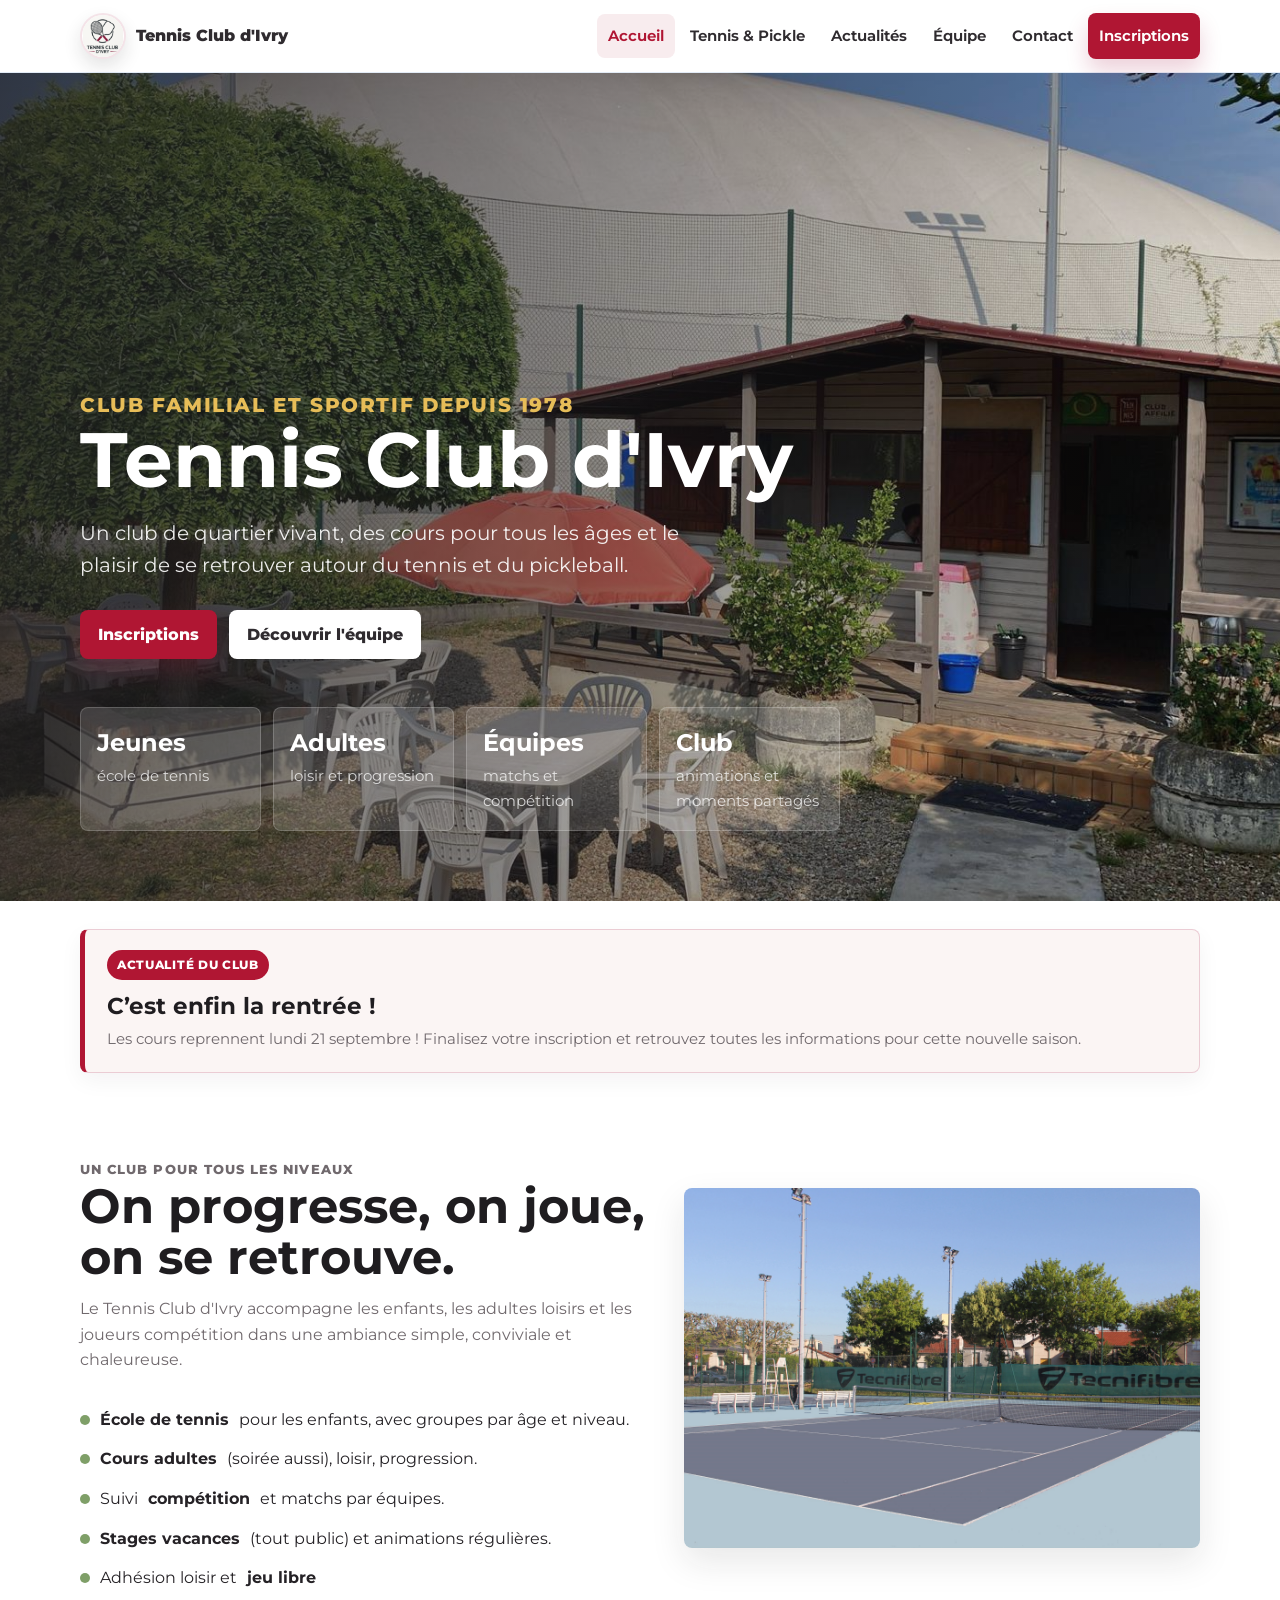
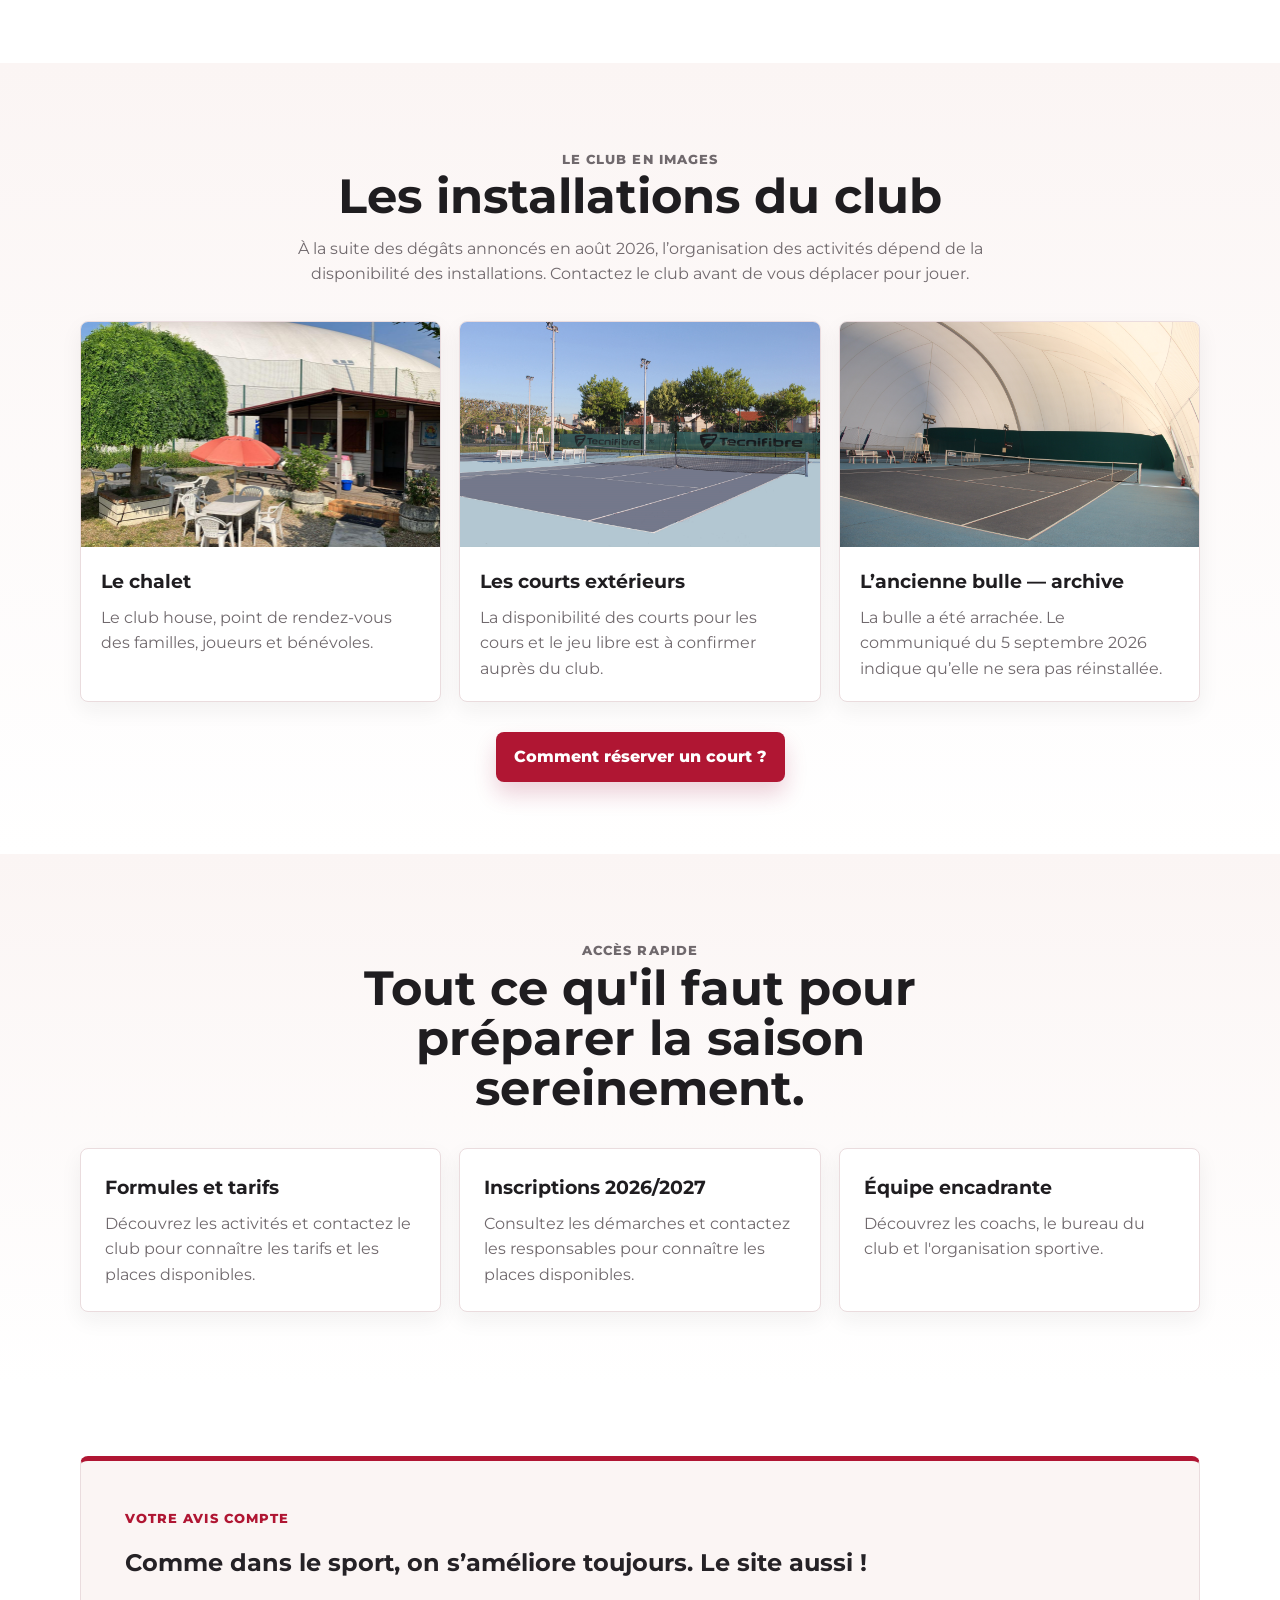
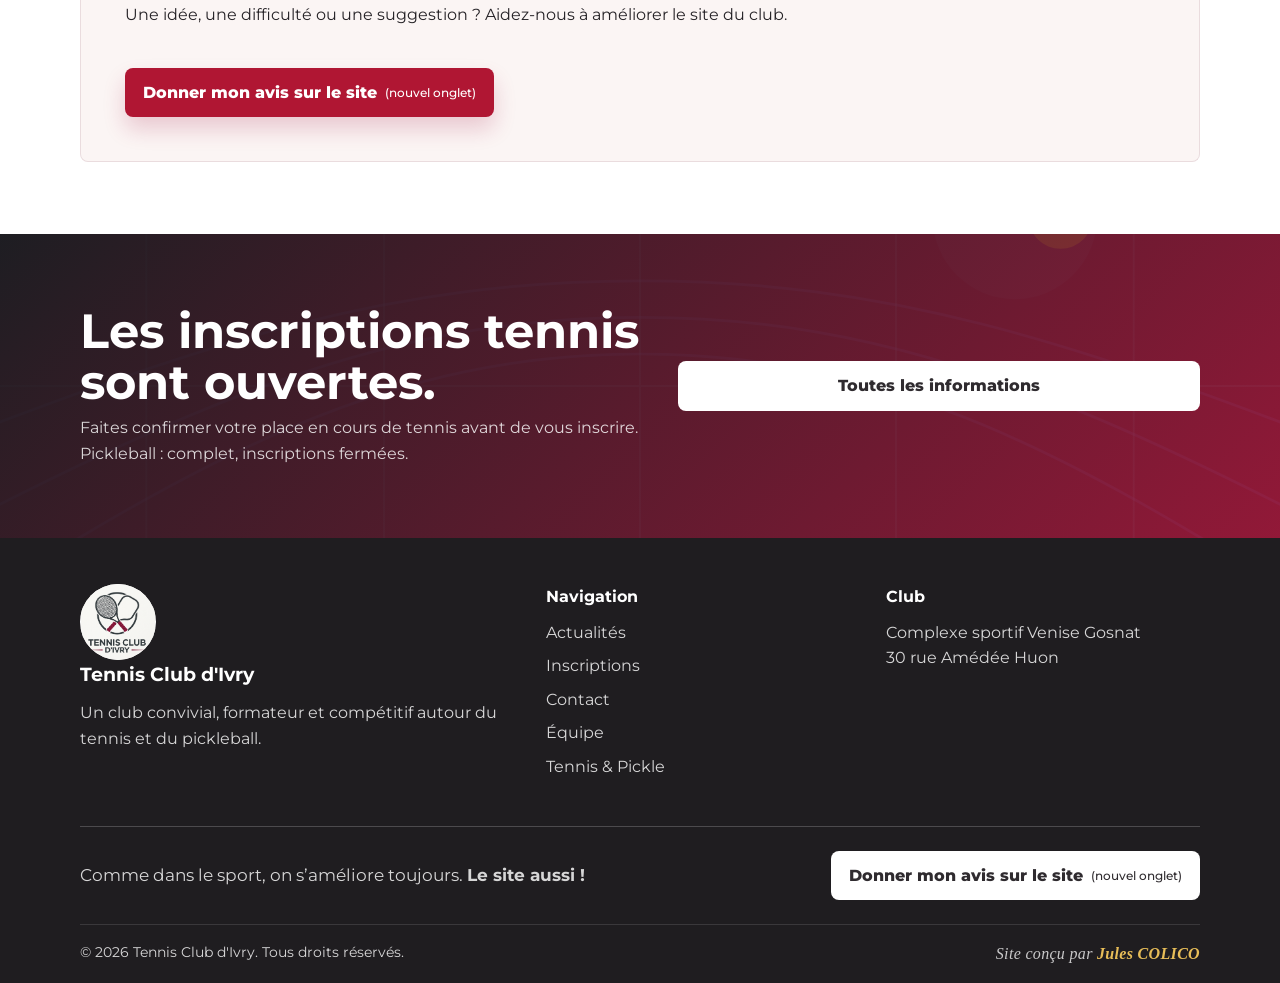
<file: index.html>
<!DOCTYPE html>
<html lang="fr">
<head>
  <!-- Google tag (gtag.js) -->
<script async src="https://www.googletagmanager.com/gtag/js?id=G-L9BQGMP18E"></script>
<script>
  window.dataLayer = window.dataLayer || [];
  function gtag(){dataLayer.push(arguments);}
  gtag('js', new Date());

  gtag('config', 'G-L9BQGMP18E');
</script>
  <meta charset="UTF-8">
  <meta name="viewport" content="width=device-width, initial-scale=1.0">
  <meta name="description" content="Site vitrine du Tennis Club d'Ivry : activités, équipe et démarches d'inscription.">
  <title>Tennis Club d'Ivry | Accueil</title>
  <link rel="icon" type="image/png" href="images/favicon-tci.png">
  <link rel="preconnect" href="https://fonts.googleapis.com">
  <link rel="preconnect" href="https://fonts.gstatic.com" crossorigin>
  <link href="https://fonts.googleapis.com/css2?family=Montserrat:wght@500;600;700;800;900&display=swap" rel="stylesheet">
  <link rel="stylesheet" href="css/style.css">
</head>
<body>
  <header class="site-header">
    <nav class="navbar container" aria-label="Navigation principale">
      <a class="brand" href="index.html" aria-label="Accueil Tennis Club d'Ivry">
        <img class="brand-mark" src="images/logo-club-web.png" alt="">
        <span>Tennis Club d'Ivry</span>
      </a>
      <button class="nav-toggle" type="button" aria-label="Ouvrir le menu" aria-expanded="false"><span></span></button>
      <div class="nav-menu">
        <a class="active" href="index.html">Accueil</a>
        <a href="tennis-pickle.html">Tennis &amp; Pickle</a>
        <a href="actualites.html">Actualités</a>
        <a href="equipe.html">Équipe</a>
        <a href="contact.html">Contact</a>
        <a class="btn btn-primary" href="inscriptions.html">Inscriptions</a>
      </div>
    </nav>
  </header>

  <main>
    <section class="hero">
      <div class="container">
        <p class="eyebrow">Club familial et sportif depuis 1978</p>
        <h1>Tennis Club d'Ivry</h1>
        <p>Un club de quartier vivant, des cours pour tous les âges et le plaisir de se retrouver autour du tennis et du pickleball.</p>
        <div class="hero-actions">
          <a class="btn btn-primary" href="inscriptions.html">Inscriptions</a>
          <a class="btn btn-light" href="equipe.html">Découvrir l'équipe</a>
        </div>
        <div class="hero-stats">
          <a class="stat" href="tennis-pickle.html#tennis"><strong>Jeunes</strong><span>école de tennis</span></a>
          <a class="stat" href="tennis-pickle.html#tennis"><strong>Adultes</strong><span>loisir et progression</span></a>
          <a class="stat" href="tennis-pickle.html"><strong>Équipes</strong><span>matchs et compétition</span></a>
          <a class="stat" href="actualites.html"><strong>Club</strong><span>animations et moments partagés</span></a>
        </div>
      </div>
    </section>

    <section class="home-news" aria-labelledby="home-news-title">
      <div class="container">
        <a id="home-latest-actualite" class="news-card news-card-link reveal" href="actualites.html" aria-label="Voir les actualités du club">
          <span class="news-label">Actualité du club</span>
          <div>
            <h2 id="home-news-title">Les informations du Tennis Club d'Ivry</h2>
            <p id="home-news-summary">Retrouvez les informations du club, les démarches d'inscription et les annonces datées dans nos actualités.</p>
          </div>
        </a>
      </div>
    </section>

    <section class="section">
      <div class="container split">
        <div class="reveal">
          <div class="section-head">
            <p class="eyebrow">Un club pour tous les niveaux</p>
            <h2>On progresse, on joue, on se retrouve.</h2>
            <p>Le Tennis Club d'Ivry accompagne les enfants, les adultes loisirs et les joueurs compétition dans une ambiance simple, conviviale et chaleureuse.</p>
          </div>
          <ul class="feature-list">
            <li><b>École de tennis</b> pour les enfants, avec groupes par âge et niveau.</li>
            <li><b>Cours adultes</b> (soirée aussi), loisir, progression.</li>
            <li>Suivi <b>compétition</b> et matchs par équipes.</li>
            <li><b>Stages vacances</b>(tout public) et animations régulières.</li>
            <li>Adhésion loisir et <b>jeu libre</b></li>
          </ul>
        </div>
        <div class="image-panel reveal" aria-label="Photo des courts extérieurs du Tennis Club d'Ivry"></div>
      </div>
    </section>

    <section class="section alt club-spaces">
      <div class="container">
        <div class="section-head center reveal">
          <p class="eyebrow">Le club en images</p>
          <h2>Les installations du club</h2>
          <p>À la suite des dégâts annoncés en août 2026, l’organisation des activités dépend de la disponibilité des installations. Contactez le club avant de vous déplacer pour jouer.</p>
        </div>
        <div class="photo-grid">
          <article class="photo-card reveal">
            <img src="images/club/chalet.jpeg" alt="Le chalet du Tennis Club d'Ivry, lieu de vie du club">
            <div>
              <h3>Le chalet</h3>
              <p>Le club house, point de rendez-vous des familles, joueurs et bénévoles.</p>
            </div>
          </article>
          <article class="photo-card reveal">
            <img src="images/club/court exter tennis.jpg" alt="Courts extérieurs du Tennis Club d'Ivry">
            <div>
              <h3>Les courts extérieurs</h3>
              <p>La disponibilité des courts pour les cours et le jeu libre est à confirmer auprès du club.</p>
            </div>
          </article>
          <article class="photo-card reveal">
            <img src="images/club/bulle tennis.jpg" alt="Photo d’archive des courts sous l’ancienne bulle du Tennis Club d’Ivry">
            <div>
              <h3>L’ancienne bulle — archive</h3>
              <p>La bulle a été arrachée. Le communiqué du 5 septembre 2026 indique qu’elle ne sera pas réinstallée.</p>
            </div>
          </article>
        </div>
        <div class="section-action reveal">
          <a class="btn btn-primary" href="reserver.html">Comment réserver un court ?</a>
        </div>
      </div>
    </section>

    <section class="section alt">
      <div class="container">
        <div class="section-head center reveal">
          <p class="eyebrow">Accès rapide</p>
          <h2>Tout ce qu'il faut pour préparer la saison sereinement.</h2>
        </div>
        <div class="grid grid-3">
          <a class="card card-link reveal" href="tennis-pickle.html#tennis">
            <h3>Formules et tarifs</h3>
            <p>Découvrez les activités et contactez le club pour connaître les tarifs et les places disponibles.</p>
          </a>
          <a class="card card-link reveal" href="inscriptions.html">
            <h3>Inscriptions 2026/2027</h3>
            <p>Consultez les démarches et contactez les responsables pour connaître les places disponibles.</p>
          </a>
          <a class="card card-link reveal" href="equipe.html">
            <h3>Équipe encadrante</h3>
            <p>Découvrez les coachs, le bureau du club et l'organisation sportive.</p>
          </a>
        </div>
      </div>
    </section>

    <section class="section home-feedback" aria-labelledby="feedback-title">
      <div class="container">
        <div class="feedback-panel">
          <div>
            <p class="eyebrow">Votre avis compte</p>
            <h2 id="feedback-title">Comme dans le sport, on s’améliore toujours. Le site aussi !</h2>
            <p>Une idée, une difficulté ou une suggestion ? Aidez-nous à améliorer le site du club.</p>
          </div>
          <a class="btn btn-primary" href="https://docs.google.com/forms/d/e/1FAIpQLSelf84Uur7fZhq8vkJuUNFffgiuWcYOifkqJt5to_yCwk1QWg/viewform?usp=dialog" target="_blank" rel="noopener noreferrer">Donner mon avis sur le site <span class="feedback-new-tab">(nouvel onglet)</span></a>
        </div>
      </div>
    </section>

    <section class="section cta-band">
      <div class="container">
        <div>
          <h2>Les inscriptions tennis sont ouvertes.</h2>
          <p>Faites confirmer votre place en cours de tennis avant de vous inscrire. Pickleball : complet, inscriptions fermées.</p>
        </div>
        <a class="btn btn-light" href="inscriptions.html">Toutes les informations</a>
      </div>
    </section>
  </main>

  <footer class="site-footer">
    <div class="container footer-grid">
      <div>
        <img class="club-logo-small" src="images/logo-club-web.png" alt="">
        <h3>Tennis Club d'Ivry</h3>
        <p>Un club convivial, formateur et compétitif autour du tennis et du pickleball.</p>
      </div>
      <div>
        <h4>Navigation</h4>
        <div class="footer-links">
          <a href="actualites.html">Actualités</a>
          <a href="inscriptions.html">Inscriptions</a>
          <a href="contact.html">Contact</a>
          <a href="equipe.html">Équipe</a>
          <a href="tennis-pickle.html">Tennis &amp; Pickle</a>
        </div>
      </div>
      <div>
        <h4>Club</h4>
        <p>Complexe sportif Venise Gosnat<br>30 rue Amédée Huon</p>
      </div>
    </div>
    <div class="container footer-feedback">
      <p>Comme dans le sport, on s’améliore toujours. <strong>Le site aussi !</strong></p>
      <a class="btn btn-light" href="https://docs.google.com/forms/d/e/1FAIpQLSelf84Uur7fZhq8vkJuUNFffgiuWcYOifkqJt5to_yCwk1QWg/viewform?usp=dialog" target="_blank" rel="noopener noreferrer">Donner mon avis sur le site <span class="feedback-new-tab">(nouvel onglet)</span></a>
    </div>
    <div class="container footer-bottom">
      <span>© 2026 Tennis Club d'Ivry. Tous droits réservés.</span>
      <details class="site-credit">
        <summary>Site conçu par <strong>Jules COLICO</strong></summary>
        <a href="mailto:colicojules@gmail.com">colicojules@gmail.com</a>
      </details>
    </div>
  </footer>
  <script src="js/actualites.js"></script>
  <script src="js/actualite-accueil.js"></script>
  <script src="js/script.js"></script>
</body>
</html>
</file>
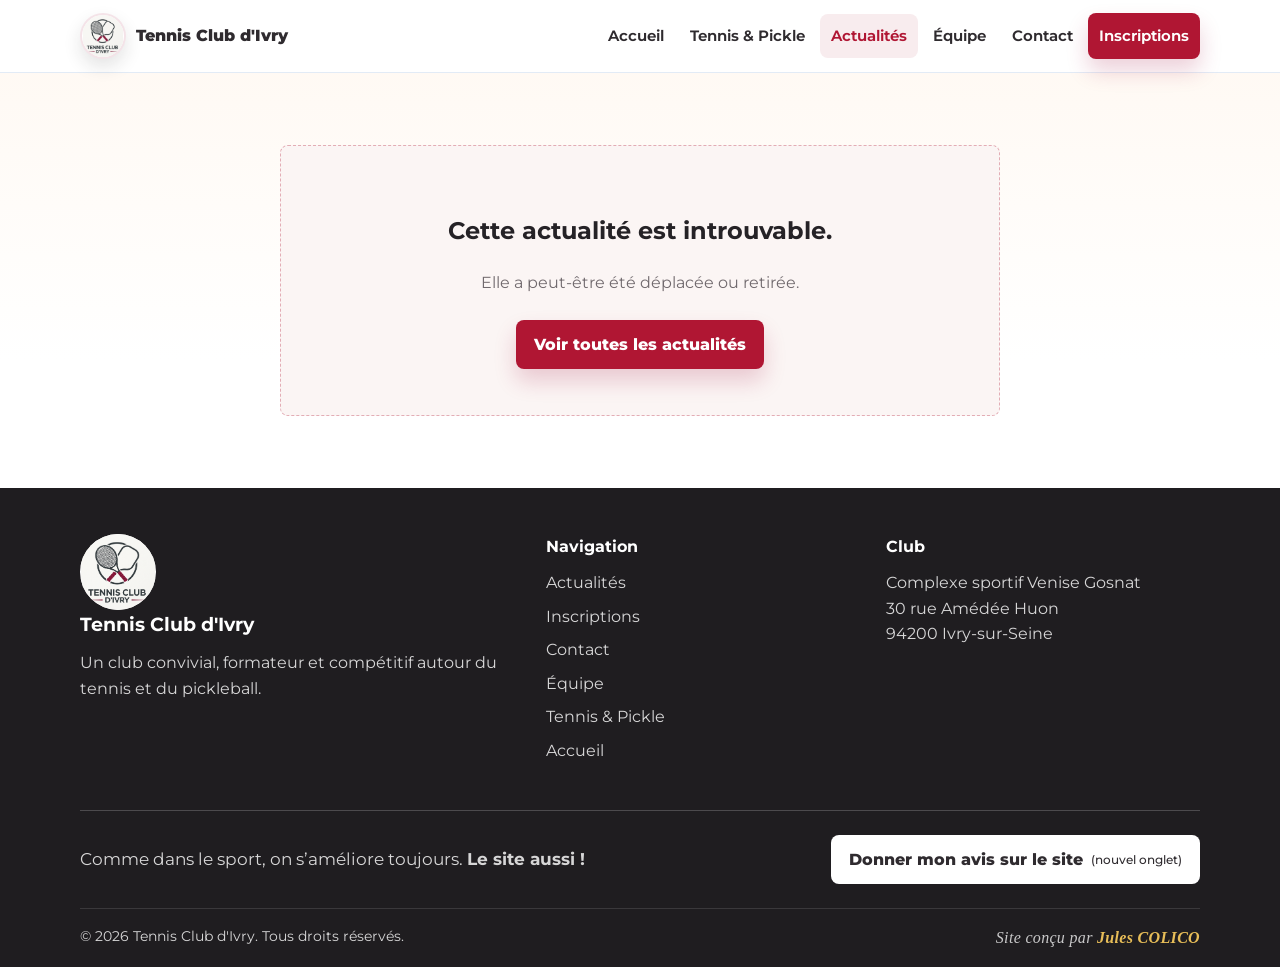
<file: actualite.html>
<!DOCTYPE html>
<html lang="fr">
<head>
  <!-- Google tag (gtag.js) -->
<script async src="https://www.googletagmanager.com/gtag/js?id=G-L9BQGMP18E"></script>
<script>
  window.dataLayer = window.dataLayer || [];
  function gtag(){dataLayer.push(arguments);}
  gtag('js', new Date());

  gtag('config', 'G-L9BQGMP18E');
</script>
  <meta charset="UTF-8">
  <meta name="viewport" content="width=device-width, initial-scale=1.0">
  <meta name="description" content="Actualité du Tennis Club d'Ivry.">
  <title>Tennis Club d'Ivry | Actualité</title>
  <link rel="icon" type="image/png" href="images/favicon-tci.png">
  <link rel="preconnect" href="https://fonts.googleapis.com">
  <link rel="preconnect" href="https://fonts.gstatic.com" crossorigin>
  <link href="https://fonts.googleapis.com/css2?family=Montserrat:wght@500;600;700;800;900&display=swap" rel="stylesheet">
  <link rel="stylesheet" href="css/style.css">
</head>
<body>
  <header class="site-header">
    <nav class="navbar container" aria-label="Navigation principale">
      <a class="brand" href="index.html" aria-label="Accueil Tennis Club d'Ivry">
        <img class="brand-mark" src="images/logo-club-web.png" alt="">
        <span>Tennis Club d'Ivry</span>
      </a>
      <button class="nav-toggle" type="button" aria-label="Ouvrir le menu" aria-expanded="false"><span></span></button>
      <div class="nav-menu">
        <a href="index.html">Accueil</a>
        <a href="tennis-pickle.html">Tennis &amp; Pickle</a>
        <a class="active" href="actualites.html">Actualités</a>
        <a href="equipe.html">Équipe</a>
        <a href="contact.html">Contact</a>
        <a class="btn btn-primary" href="inscriptions.html">Inscriptions</a>
      </div>
    </nav>
  </header>

  <main>
    <section id="actualite-hero" class="page-hero actualite-detail-hero">
      <div class="container actualite-detail-heading">
        <p id="actualite-meta" class="eyebrow">Actualité du club</p>
        <h1 id="actualite-title">Actualité du club</h1>
        <p id="actualite-resume"></p>
      </div>
    </section>

    <section class="section">
      <div class="container">
        <article id="actualite-article" class="actualite-detail">
          <div id="actualite-content" class="actualite-content"></div>
          <div class="actualite-detail-actions">
            <a class="btn btn-outline" href="actualites.html">Retour aux actualités</a>
          </div>
        </article>

        <div id="actualite-not-found" class="actualites-empty" hidden>
          <h2>Cette actualité est introuvable.</h2>
          <p>Elle a peut-être été déplacée ou retirée.</p>
          <a class="btn btn-primary" href="actualites.html">Voir toutes les actualités</a>
        </div>
      </div>
    </section>
  </main>

  <footer class="site-footer">
    <div class="container footer-grid">
      <div>
        <img class="club-logo-small" src="images/logo-club-web.png" alt="">
        <h3>Tennis Club d'Ivry</h3>
        <p>Un club convivial, formateur et compétitif autour du tennis et du pickleball.</p>
      </div>
      <div>
        <h4>Navigation</h4>
        <div class="footer-links">
          <a href="actualites.html">Actualités</a>
          <a href="inscriptions.html">Inscriptions</a>
          <a href="contact.html">Contact</a>
          <a href="equipe.html">Équipe</a>
          <a href="tennis-pickle.html">Tennis &amp; Pickle</a>
          <a href="index.html">Accueil</a>
        </div>
      </div>
      <div>
        <h4>Club</h4>
        <p>Complexe sportif Venise Gosnat<br>30 rue Amédée Huon<br>94200 Ivry-sur-Seine</p>
      </div>
    </div>
    <div class="container footer-feedback">
      <p>Comme dans le sport, on s’améliore toujours. <strong>Le site aussi !</strong></p>
      <a class="btn btn-light" href="https://docs.google.com/forms/d/e/1FAIpQLSelf84Uur7fZhq8vkJuUNFffgiuWcYOifkqJt5to_yCwk1QWg/viewform?usp=dialog" target="_blank" rel="noopener noreferrer">Donner mon avis sur le site <span class="feedback-new-tab">(nouvel onglet)</span></a>
    </div>
    <div class="container footer-bottom">
      <span>© 2026 Tennis Club d'Ivry. Tous droits réservés.</span>
      <details class="site-credit">
        <summary>Site conçu par <strong>Jules COLICO</strong></summary>
        <a href="mailto:colicojules@gmail.com">colicojules@gmail.com</a>
      </details>
    </div>
  </footer>

  <script src="js/actualites.js"></script>
  <script src="js/actualite-page.js"></script>
  <script src="js/script.js"></script>
</body>
</html>
</file>
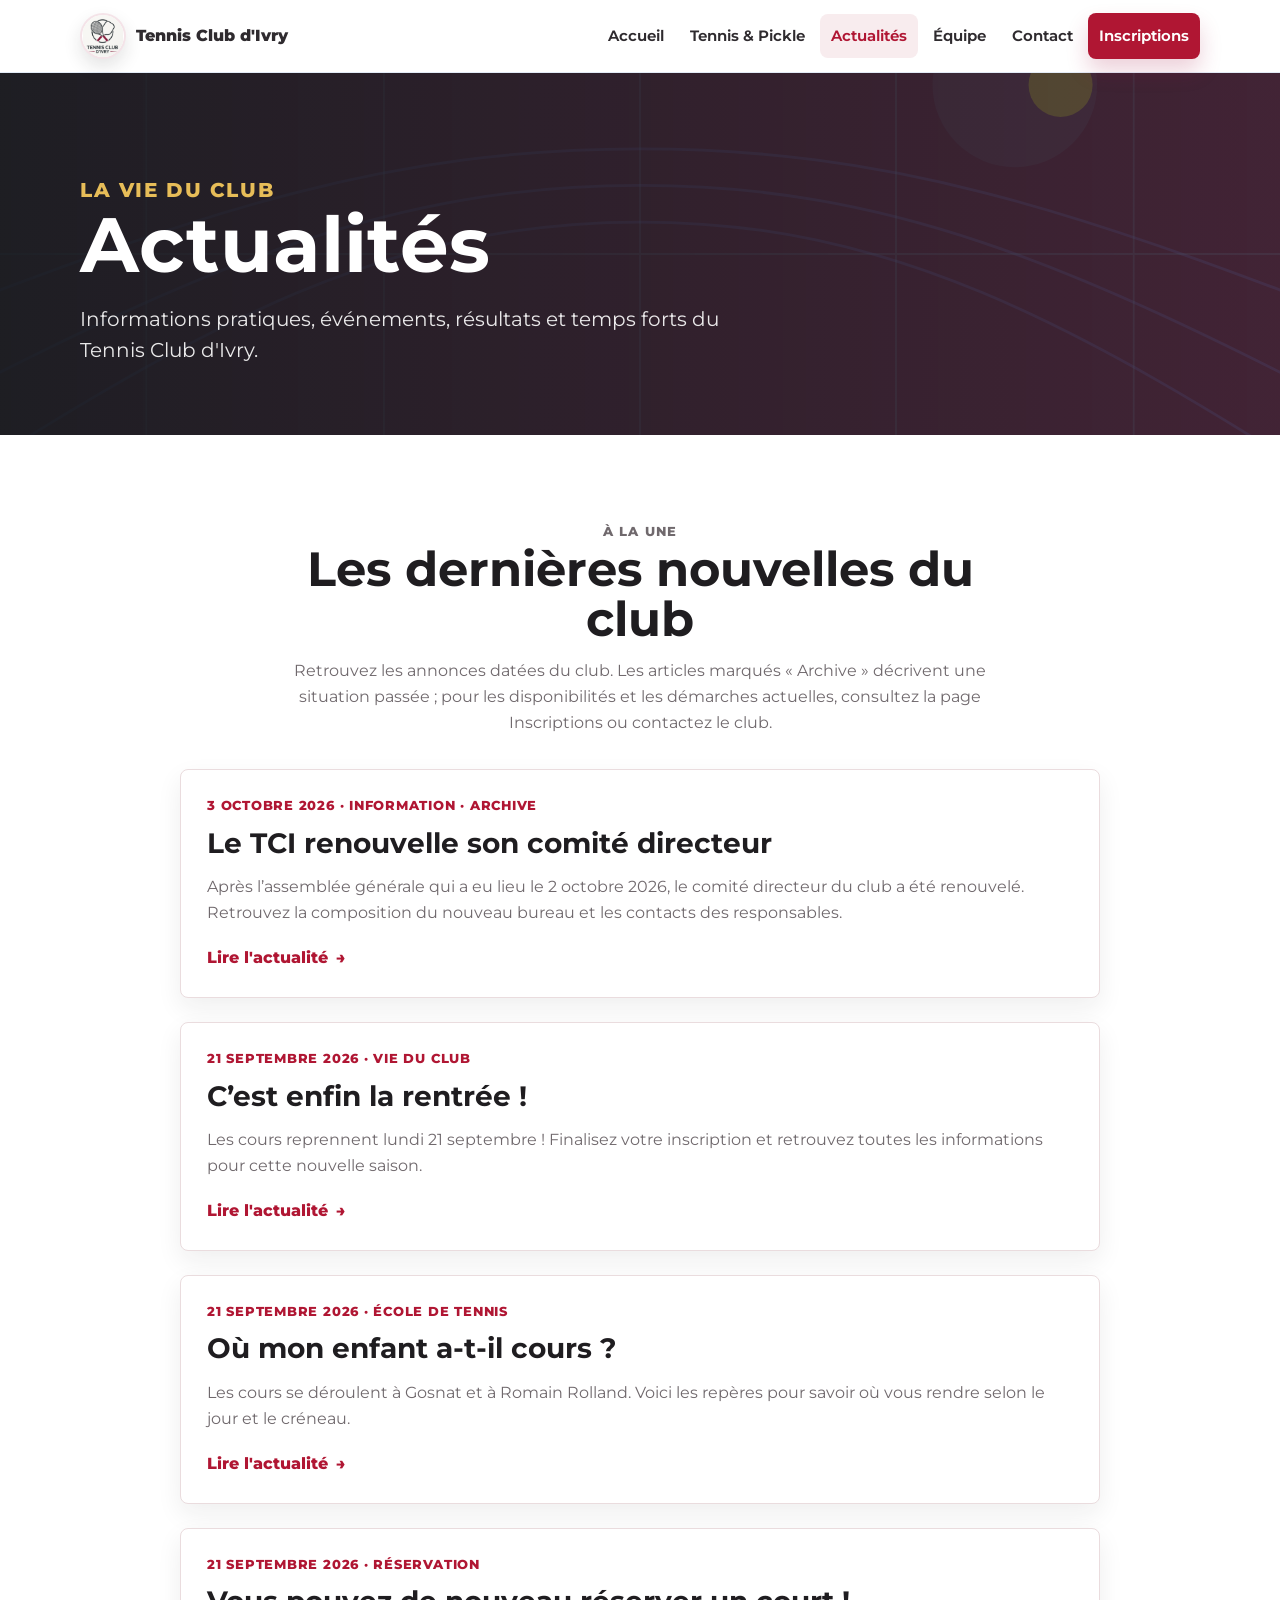
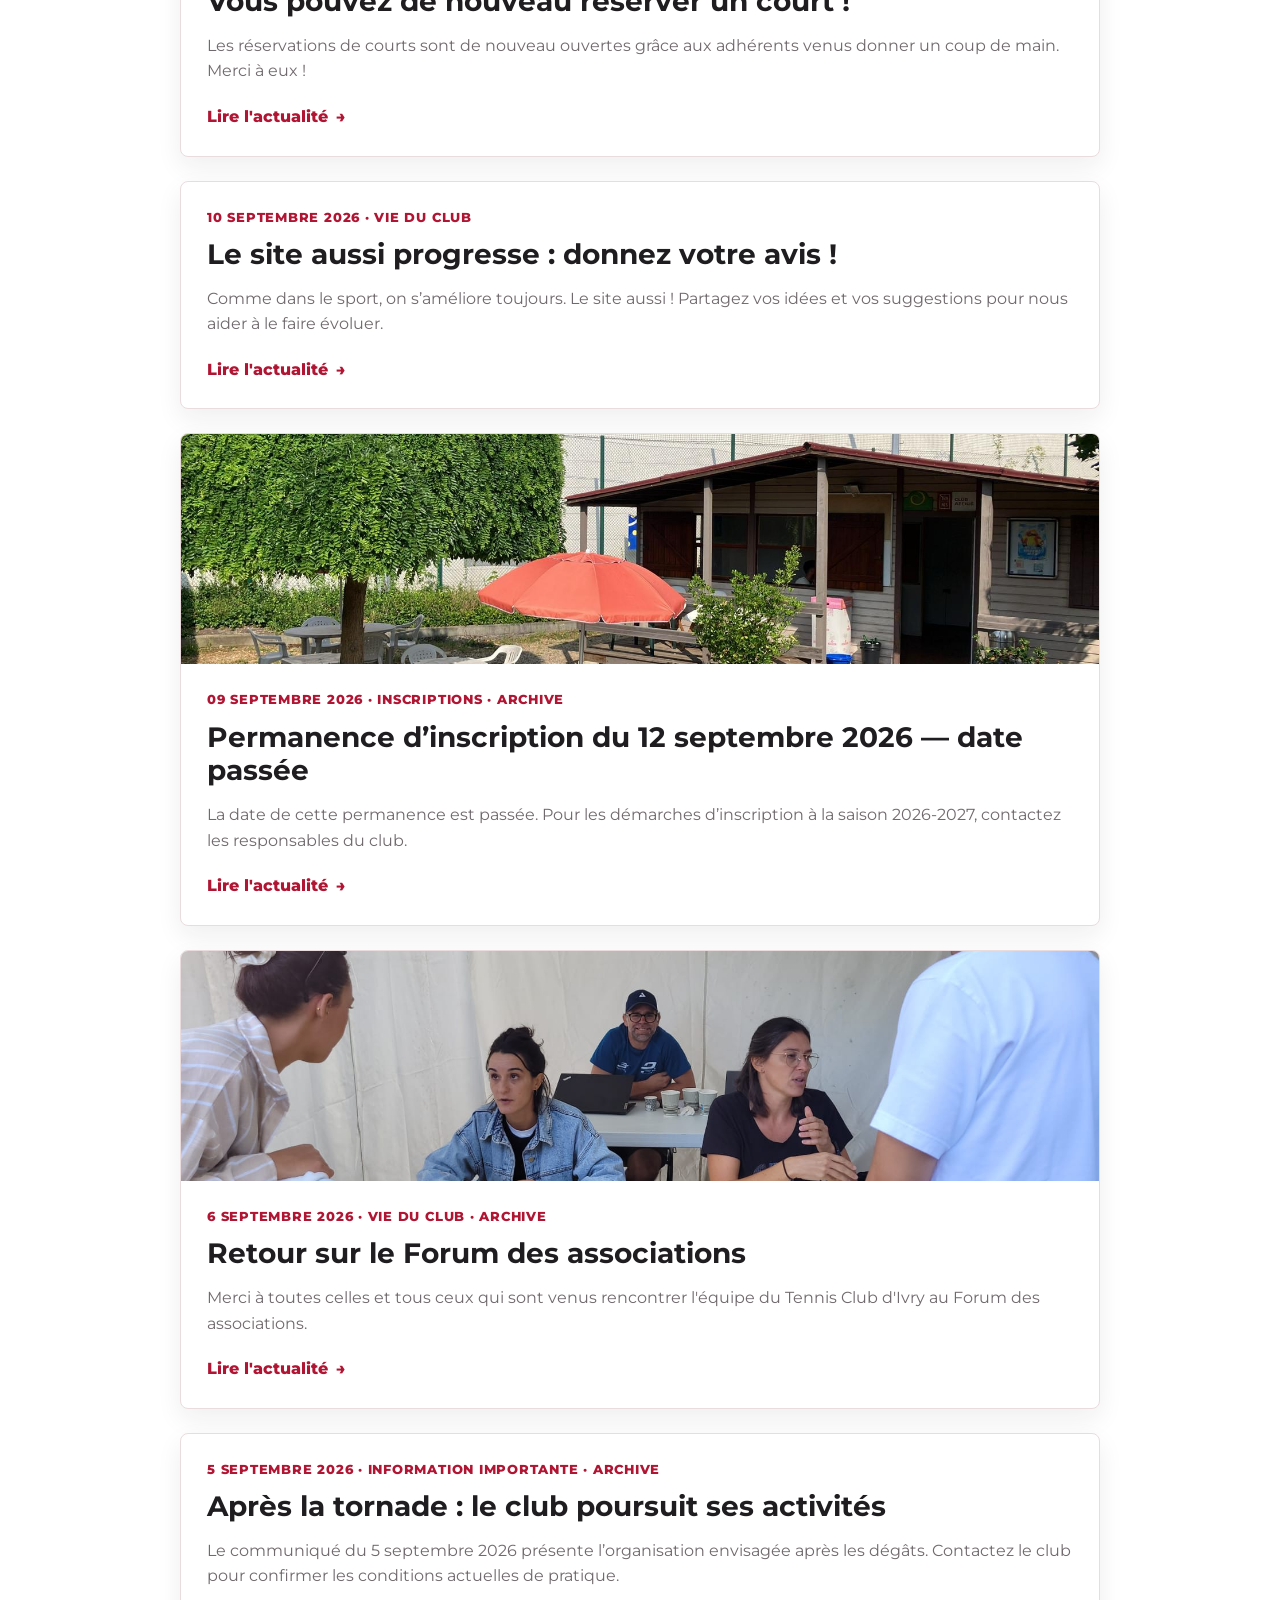
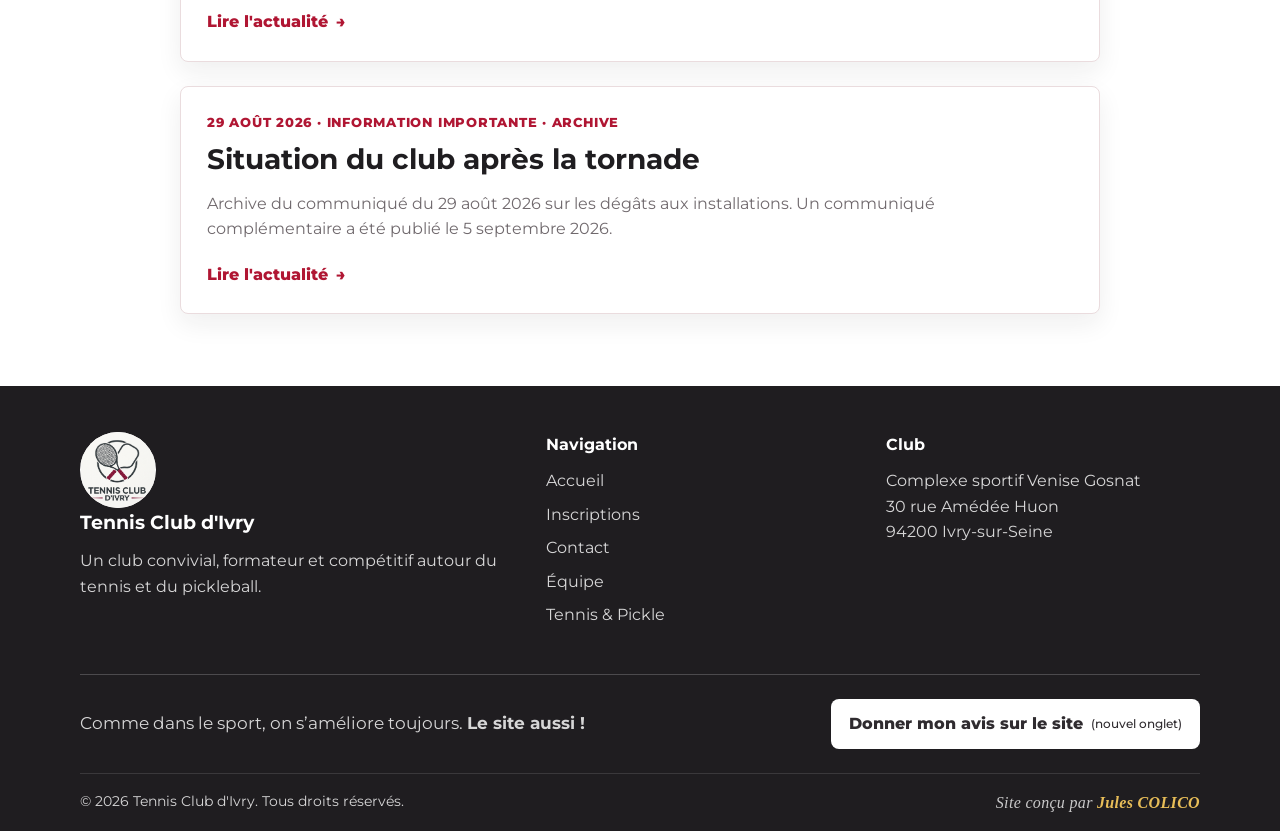
<file: actualites.html>
<!DOCTYPE html>
<html lang="fr">
<head>
  <!-- Google tag (gtag.js) -->
<script async src="https://www.googletagmanager.com/gtag/js?id=G-L9BQGMP18E"></script>
<script>
  window.dataLayer = window.dataLayer || [];
  function gtag(){dataLayer.push(arguments);}
  gtag('js', new Date());

  gtag('config', 'G-L9BQGMP18E');
</script>
  <meta charset="UTF-8">
  <meta name="viewport" content="width=device-width, initial-scale=1.0">
  <meta name="description" content="Retrouvez les dernières actualités, informations et événements du Tennis Club d'Ivry.">
  <title>Tennis Club d'Ivry | Actualités</title>
  <link rel="icon" type="image/png" href="images/favicon-tci.png">
  <link rel="preconnect" href="https://fonts.googleapis.com">
  <link rel="preconnect" href="https://fonts.gstatic.com" crossorigin>
  <link href="https://fonts.googleapis.com/css2?family=Montserrat:wght@500;600;700;800;900&display=swap" rel="stylesheet">
  <link rel="stylesheet" href="css/style.css">
</head>
<body>
  <header class="site-header">
    <nav class="navbar container" aria-label="Navigation principale">
      <a class="brand" href="index.html" aria-label="Accueil Tennis Club d'Ivry">
        <img class="brand-mark" src="images/logo-club-web.png" alt="">
        <span>Tennis Club d'Ivry</span>
      </a>
      <button class="nav-toggle" type="button" aria-label="Ouvrir le menu" aria-expanded="false"><span></span></button>
      <div class="nav-menu">
        <a href="index.html">Accueil</a>
        <a href="tennis-pickle.html">Tennis &amp; Pickle</a>
        <a class="active" href="actualites.html">Actualités</a>
        <a href="equipe.html">Équipe</a>
        <a href="contact.html">Contact</a>
        <a class="btn btn-primary" href="inscriptions.html">Inscriptions</a>
      </div>
    </nav>
  </header>

  <main>
    <section class="page-hero">
      <div class="container">
        <p class="eyebrow">La vie du club</p>
        <h1>Actualités</h1>
        <p>Informations pratiques, événements, résultats et temps forts du Tennis Club d'Ivry.</p>
      </div>
    </section>

    <section class="section" aria-labelledby="actualites-title">
      <div class="container">
        <div class="section-head center">
          <p class="eyebrow">À la une</p>
          <h2 id="actualites-title">Les dernières nouvelles du club</h2>
          <p>Retrouvez les annonces datées du club. Les articles marqués « Archive » décrivent une situation passée ; pour les disponibilités et les démarches actuelles, consultez la page Inscriptions ou contactez le club.</p>
        </div>

        <div id="actualites-list" class="actualites-grid" aria-live="polite"></div>

        <div id="actualites-empty" class="actualites-empty" hidden>
          <span class="actualites-empty-icon" aria-hidden="true">
            <img src="images/logo-club-web.png" alt="">
          </span>
          <h3>Les premières actualités arrivent bientôt.</h3>
          <p>Revenez prochainement pour découvrir les informations et les événements du Tennis Club d'Ivry.</p>
          <a class="btn btn-primary" href="index.html">Retour à l'accueil</a>
        </div>
      </div>
    </section>
  </main>

  <footer class="site-footer">
    <div class="container footer-grid">
      <div>
        <img class="club-logo-small" src="images/logo-club-web.png" alt="">
        <h3>Tennis Club d'Ivry</h3>
        <p>Un club convivial, formateur et compétitif autour du tennis et du pickleball.</p>
      </div>
      <div>
        <h4>Navigation</h4>
        <div class="footer-links">
          <a href="index.html">Accueil</a>
          <a href="inscriptions.html">Inscriptions</a>
          <a href="contact.html">Contact</a>
          <a href="equipe.html">Équipe</a>
          <a href="tennis-pickle.html">Tennis &amp; Pickle</a>
        </div>
      </div>
      <div>
        <h4>Club</h4>
        <p>Complexe sportif Venise Gosnat<br>30 rue Amédée Huon<br>94200 Ivry-sur-Seine</p>
      </div>
    </div>
    <div class="container footer-feedback">
      <p>Comme dans le sport, on s’améliore toujours. <strong>Le site aussi !</strong></p>
      <a class="btn btn-light" href="https://docs.google.com/forms/d/e/1FAIpQLSelf84Uur7fZhq8vkJuUNFffgiuWcYOifkqJt5to_yCwk1QWg/viewform?usp=dialog" target="_blank" rel="noopener noreferrer">Donner mon avis sur le site <span class="feedback-new-tab">(nouvel onglet)</span></a>
    </div>
    <div class="container footer-bottom">
      <span>© 2026 Tennis Club d'Ivry. Tous droits réservés.</span>
      <details class="site-credit">
        <summary>Site conçu par <strong>Jules COLICO</strong></summary>
        <a href="mailto:colicojules@gmail.com">colicojules@gmail.com</a>
      </details>
    </div>
  </footer>

  <script src="js/actualites.js"></script>
  <script src="js/actualites-page.js"></script>
  <script src="js/script.js"></script>
</body>
</html>
</file>
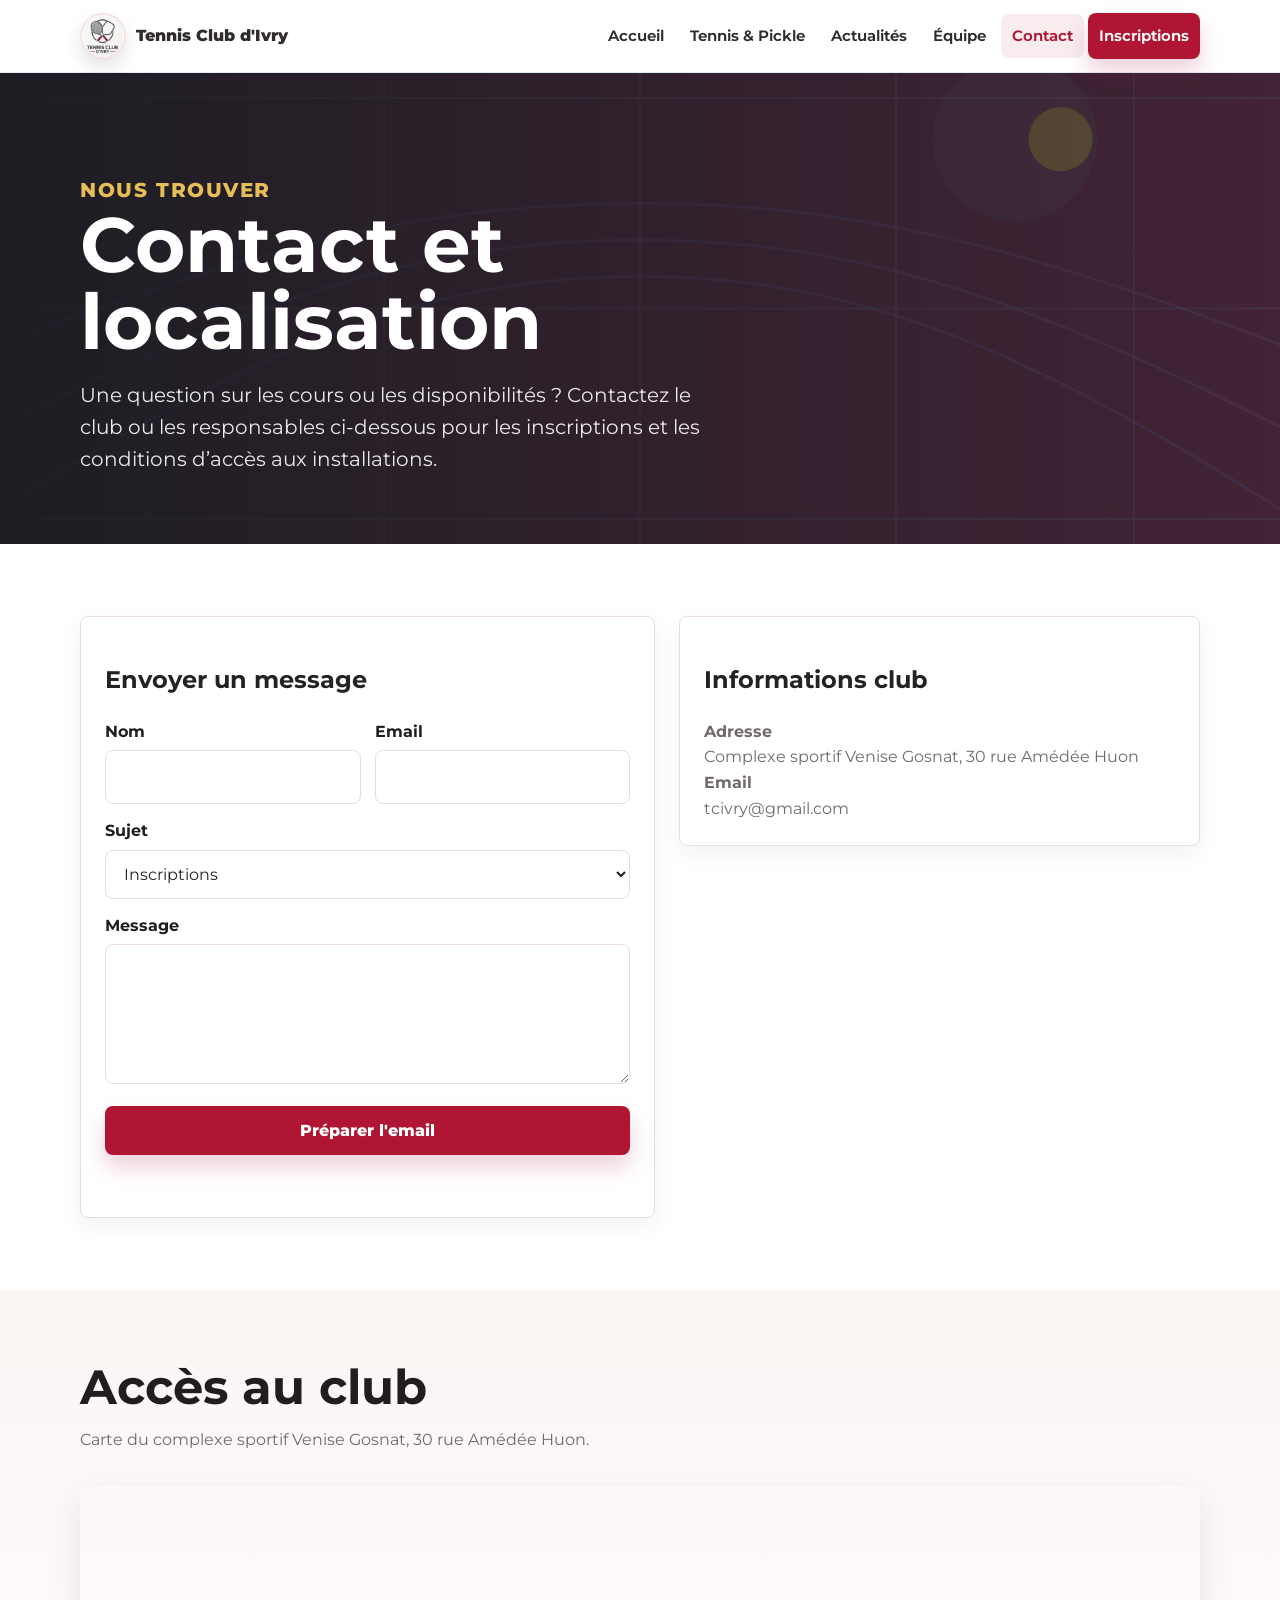
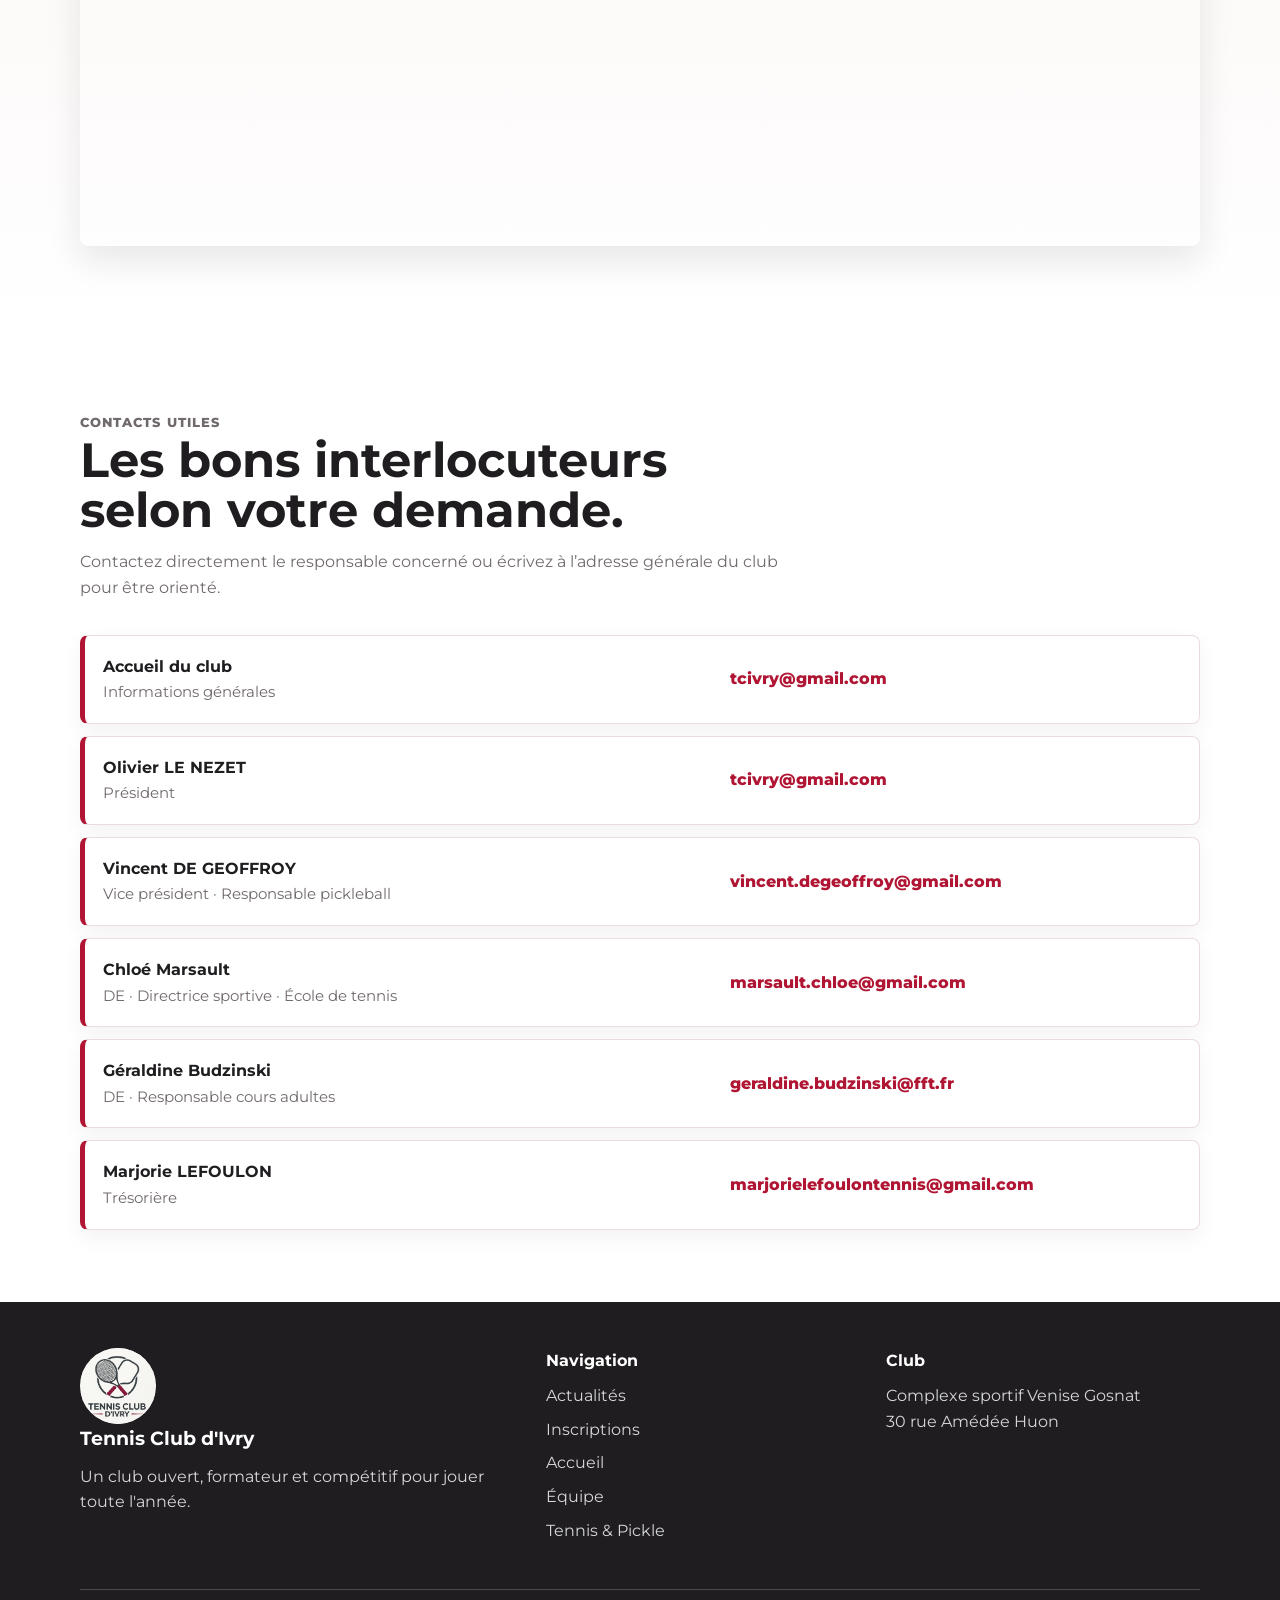
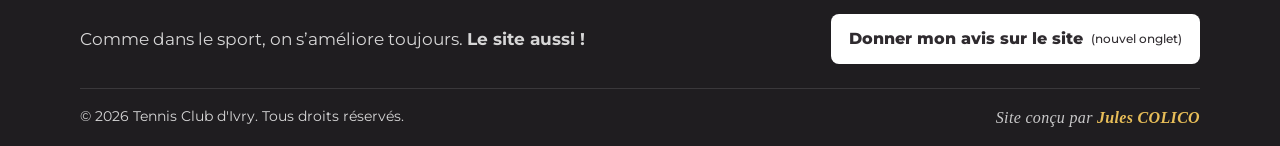
<file: contact.html>
<!DOCTYPE html>
<html lang="fr">
<head>
  <!-- Google tag (gtag.js) -->
<script async src="https://www.googletagmanager.com/gtag/js?id=G-L9BQGMP18E"></script>
<script>
  window.dataLayer = window.dataLayer || [];
  function gtag(){dataLayer.push(arguments);}
  gtag('js', new Date());

  gtag('config', 'G-L9BQGMP18E');
</script>
  <meta charset="UTF-8">
  <meta name="viewport" content="width=device-width, initial-scale=1.0">
  <title>Tennis Club d'Ivry | Contact</title>
  <link rel="icon" type="image/png" href="images/favicon-tci.png">
  <link rel="preconnect" href="https://fonts.googleapis.com">
  <link rel="preconnect" href="https://fonts.gstatic.com" crossorigin>
  <link href="https://fonts.googleapis.com/css2?family=Montserrat:wght@500;600;700;800;900&display=swap" rel="stylesheet">
  <link rel="stylesheet" href="css/style.css">
</head>
<body>
  <header class="site-header">
    <nav class="navbar container" aria-label="Navigation principale">
      <a class="brand" href="index.html"><img class="brand-mark" src="images/logo-club-web.png" alt=""><span>Tennis Club d'Ivry</span></a>
      <button class="nav-toggle" type="button" aria-label="Ouvrir le menu" aria-expanded="false"><span></span></button>
      <div class="nav-menu">
        <a href="index.html">Accueil</a>
        <a href="tennis-pickle.html">Tennis &amp; Pickle</a>
        <a href="actualites.html">Actualités</a>
        <a href="equipe.html">Équipe</a>
        <a class="active" href="contact.html">Contact</a>
        <a class="btn btn-primary" href="inscriptions.html">Inscriptions</a>
      </div>
    </nav>
  </header>

  <main>
    <section class="page-hero">
      <div class="container">
        <p class="eyebrow">Nous trouver</p>
        <h1>Contact et localisation</h1>
        <p>Une question sur les cours ou les disponibilités ? Contactez le club ou les responsables ci-dessous pour les inscriptions et les conditions d’accès aux installations.</p>
      </div>
    </section>

    <section class="section">
      <div class="container contact-layout">
        <div class="card reveal">
          <h2>Envoyer un message</h2>
          <form class="form" id="contactForm">
            <div class="form-row">
              <div class="field">
                <label for="name">Nom</label>
                <input id="name" name="name" type="text" autocomplete="name" required>
              </div>
              <div class="field">
                <label for="email">Email</label>
                <input id="email" name="email" type="email" autocomplete="email" required>
              </div>
            </div>
            <div class="field">
              <label for="subject">Sujet</label>
              <select id="subject" name="subject">
                <option>Inscriptions</option>
                <option>Horaires des cours</option>
                <option>Compétition</option>
                <option>Autre demande</option>
              </select>
            </div>
            <div class="field">
              <label for="message">Message</label>
              <textarea id="message" name="message" required></textarea>
            </div>
            <button class="btn btn-primary" type="submit">Préparer l'email</button>
            <p class="form-message" id="formMessage" aria-live="polite"></p>
          </form>
        </div>
        <aside class="reveal">
          <div class="card">
            <h2>Informations club</h2>
            <p><strong>Adresse</strong><br>Complexe sportif Venise Gosnat, 30 rue Amédée Huon</p>
            <p><strong>Email</strong><br><a href="mailto:tcivry@gmail.com">tcivry@gmail.com</a></p>
          </div>
        </aside>
      </div>
    </section>

    <section class="section alt">
      <div class="container">
        <div class="section-head reveal">
          <h2>Accès au club</h2>
          <p>Carte du complexe sportif Venise Gosnat, 30 rue Amédée Huon.</p>
        </div>
        <iframe class="map reveal" title="Carte du Tennis Club d'Ivry" loading="lazy" referrerpolicy="no-referrer-when-downgrade" src="https://www.google.com/maps?q=Complexe%20sportif%20Venise%20Gosnat%2C%2030%20rue%20Am%C3%A9d%C3%A9e%20Huon%2C%2094200%20Ivry-sur-Seine&output=embed"></iframe>
      </div>
    </section>

    <section class="section contacts-directory">
      <div class="container">
        <div class="section-head reveal">
          <p class="eyebrow">Contacts utiles</p>
          <h2>Les bons interlocuteurs selon votre demande.</h2>
          <p>Contactez directement le responsable concerné ou écrivez à l’adresse générale du club pour être orienté.</p>
        </div>
        <div class="contact-list reveal">
          <article class="contact-line">
            <div><strong>Accueil du club</strong><span>Informations générales</span></div>
            <a href="mailto:tcivry@gmail.com">tcivry@gmail.com</a>
          </article>
          <article class="contact-line">
            <div><strong>Olivier LE NEZET</strong><span>Président</span></div>
            <a href="mailto:tcivry@gmail.com">tcivry@gmail.com</a>
          </article>
          <article class="contact-line">
            <div><strong>Vincent DE GEOFFROY</strong><span>Vice président · Responsable pickleball</span></div>
            <a href="mailto:vincent.degeoffroy@gmail.com">vincent.degeoffroy@gmail.com</a>
          </article>
          <article class="contact-line">
            <div><strong>Chloé Marsault</strong><span>DE · Directrice sportive · École de tennis</span></div>
            <a href="mailto:marsault.chloe@gmail.com">marsault.chloe@gmail.com</a>
          </article>
          <article class="contact-line">
            <div><strong>Géraldine Budzinski</strong><span>DE · Responsable cours adultes</span></div>
            <a href="mailto:geraldine.budzinski@fft.fr">geraldine.budzinski@fft.fr</a>
          </article>
          <article class="contact-line">
            <div><strong>Marjorie LEFOULON</strong><span>Trésorière</span></div>
            <a href="mailto:marjorielefoulontennis@gmail.com">marjorielefoulontennis@gmail.com</a>
          </article>
        </div>
      </div>
    </section>
  </main>

  <footer class="site-footer">
    <div class="container footer-grid">
      <div>
        <img class="club-logo-small" src="images/logo-club-web.png" alt="">
        <h3>Tennis Club d'Ivry</h3>
        <p>Un club ouvert, formateur et compétitif pour jouer toute l'année.</p>
      </div>
      <div>
        <h4>Navigation</h4>
        <div class="footer-links">
          <a href="actualites.html">Actualités</a>
          <a href="inscriptions.html">Inscriptions</a>
          <a href="index.html">Accueil</a>
          <a href="equipe.html">Équipe</a>
          <a href="tennis-pickle.html">Tennis &amp; Pickle</a>
        </div>
      </div>
      <div>
        <h4>Club</h4>
        <p>Complexe sportif Venise Gosnat<br>30 rue Amédée Huon</p>
      </div>
    </div>
    <div class="container footer-feedback">
      <p>Comme dans le sport, on s’améliore toujours. <strong>Le site aussi !</strong></p>
      <a class="btn btn-light" href="https://docs.google.com/forms/d/e/1FAIpQLSelf84Uur7fZhq8vkJuUNFffgiuWcYOifkqJt5to_yCwk1QWg/viewform?usp=dialog" target="_blank" rel="noopener noreferrer">Donner mon avis sur le site <span class="feedback-new-tab">(nouvel onglet)</span></a>
    </div>
    <div class="container footer-bottom">
      <span>© 2026 Tennis Club d'Ivry. Tous droits réservés.</span>
      <details class="site-credit">
        <summary>Site conçu par <strong>Jules COLICO</strong></summary>
        <a href="mailto:colicojules@gmail.com">colicojules@gmail.com</a>
      </details>
    </div>
  </footer>
  <script src="js/script.js"></script>
</body>
</html>
</file>
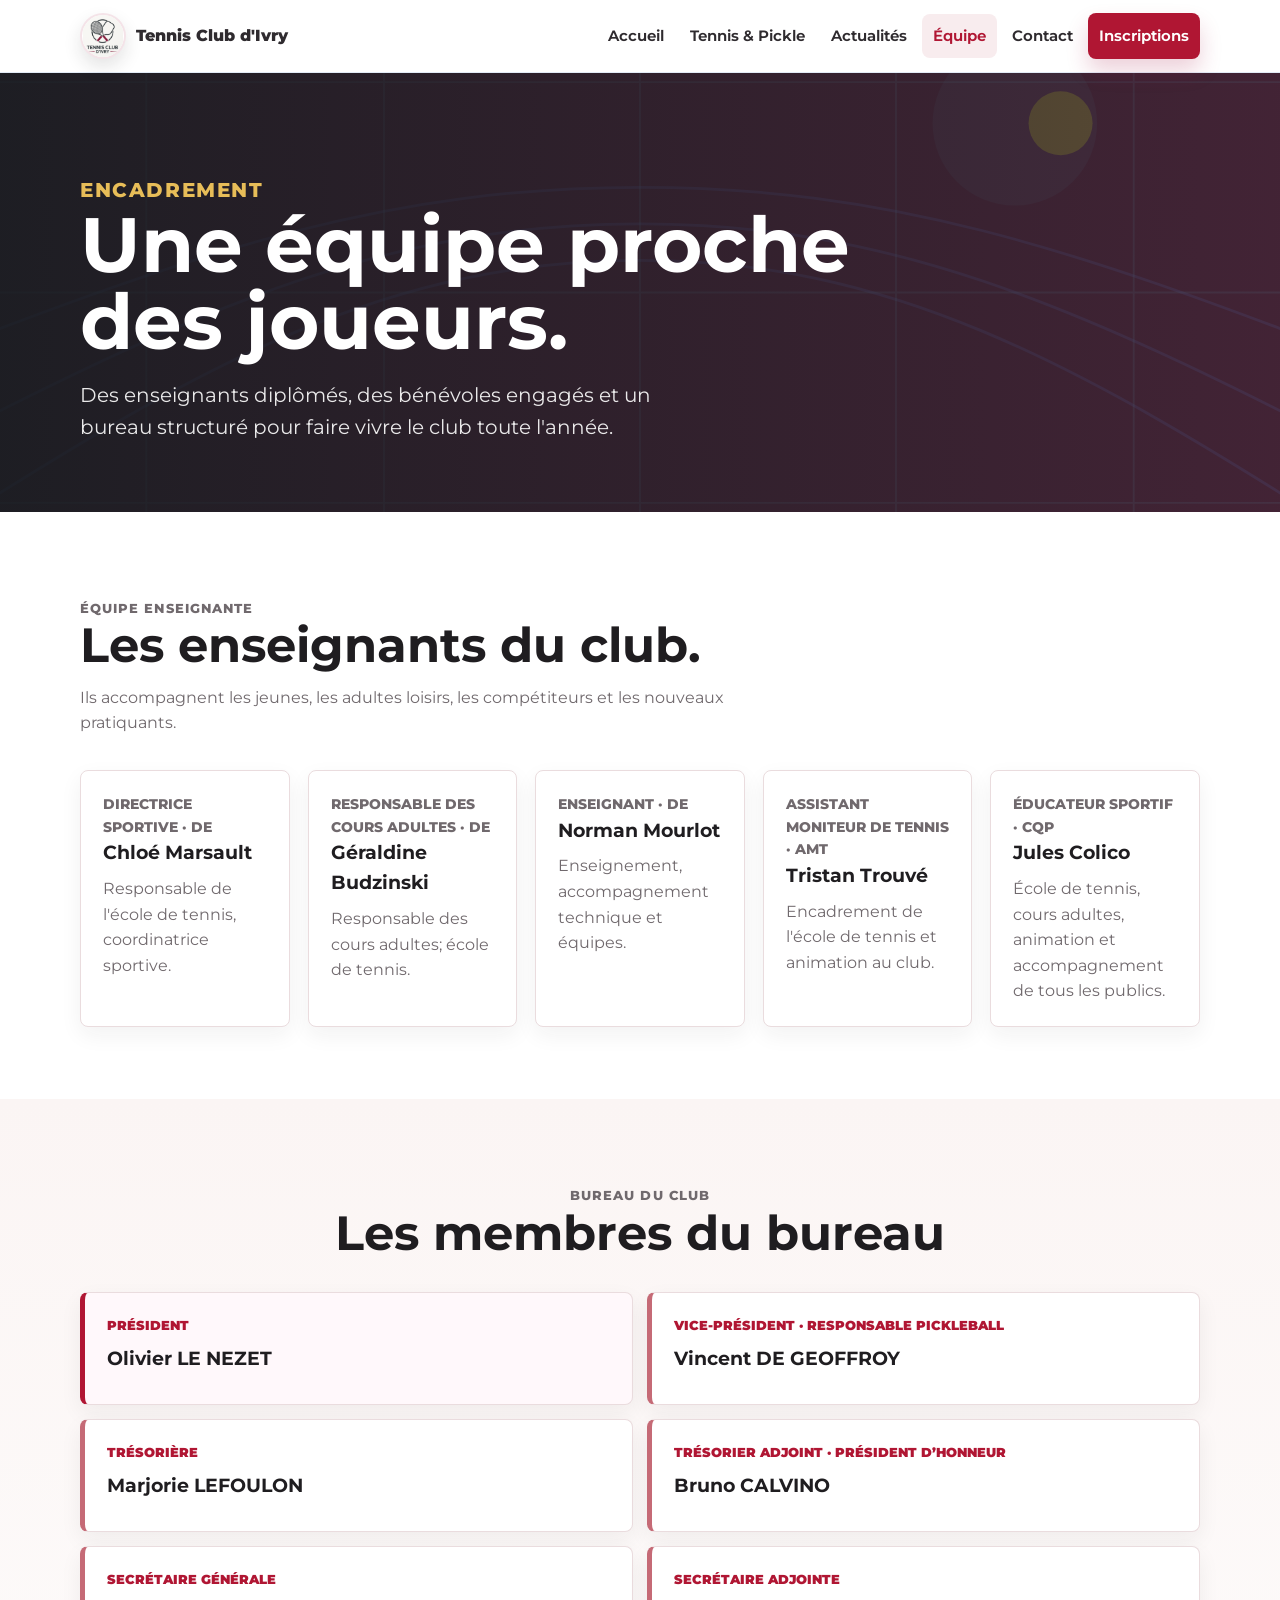
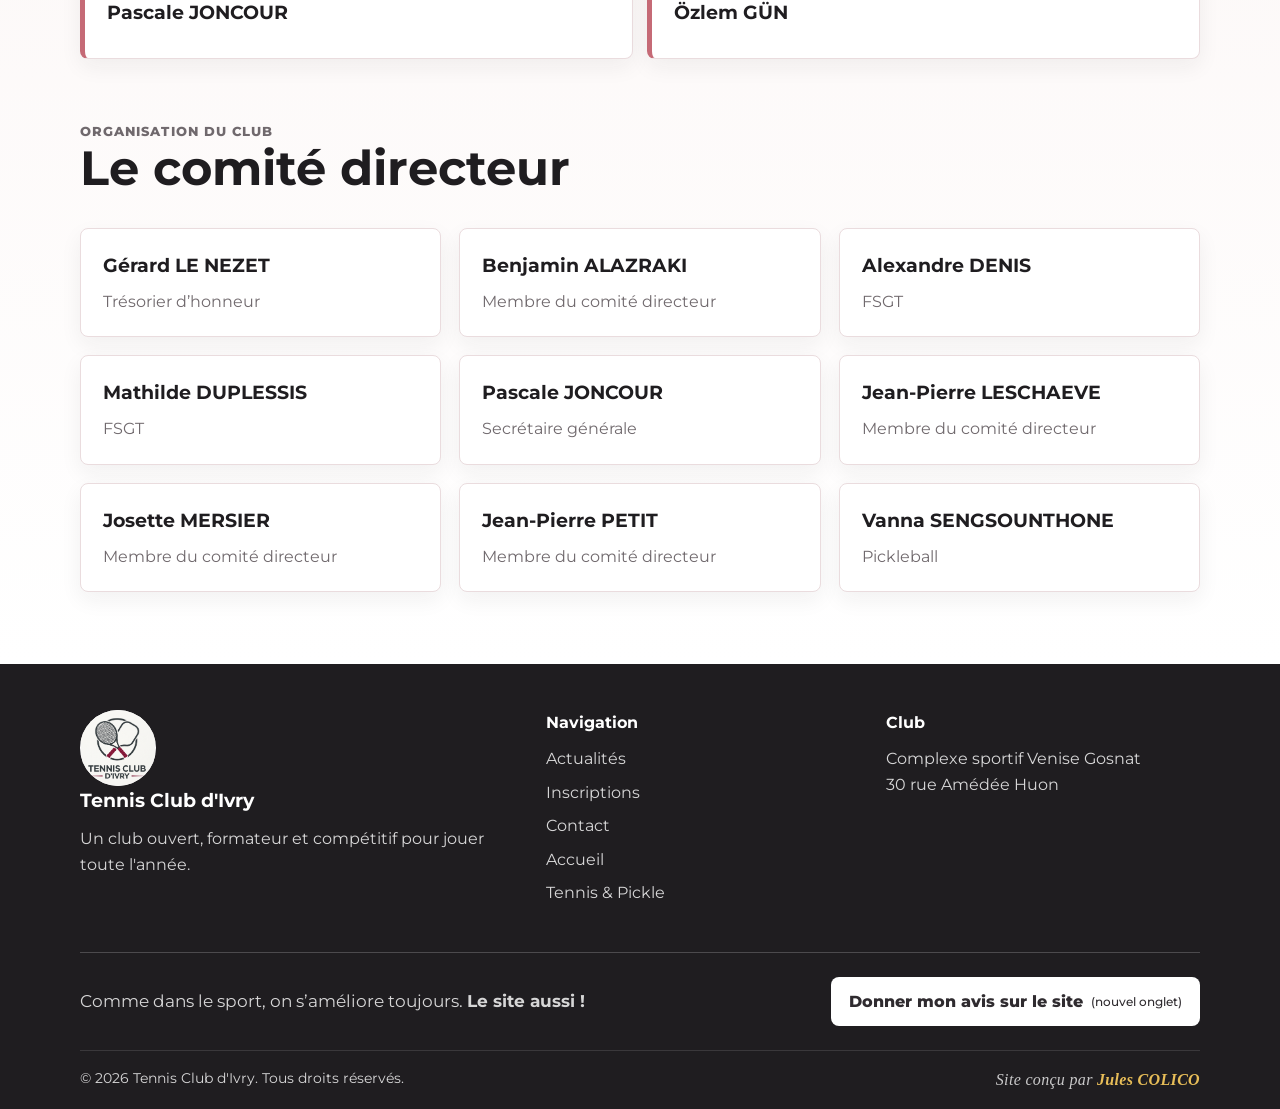
<file: equipe.html>
<!DOCTYPE html>
<html lang="fr">
<head>
  <!-- Google tag (gtag.js) -->
<script async src="https://www.googletagmanager.com/gtag/js?id=G-L9BQGMP18E"></script>
<script>
  window.dataLayer = window.dataLayer || [];
  function gtag(){dataLayer.push(arguments);}
  gtag('js', new Date());

  gtag('config', 'G-L9BQGMP18E');
</script>
  <meta charset="UTF-8">
  <meta name="viewport" content="width=device-width, initial-scale=1.0">
  <title>Tennis Club d'Ivry | Équipe</title>
  <link rel="icon" type="image/png" href="images/favicon-tci.png">
  <link rel="preconnect" href="https://fonts.googleapis.com">
  <link rel="preconnect" href="https://fonts.gstatic.com" crossorigin>
  <link href="https://fonts.googleapis.com/css2?family=Montserrat:wght@500;600;700;800;900&display=swap" rel="stylesheet">
  <link rel="stylesheet" href="css/style.css">
</head>
<body>
  <header class="site-header">
    <nav class="navbar container" aria-label="Navigation principale">
      <a class="brand" href="index.html"><img class="brand-mark" src="images/logo-club-web.png" alt=""><span>Tennis Club d'Ivry</span></a>
      <button class="nav-toggle" type="button" aria-label="Ouvrir le menu" aria-expanded="false"><span></span></button>
      <div class="nav-menu">
        <a href="index.html">Accueil</a>
        <a href="tennis-pickle.html">Tennis &amp; Pickle</a>
        <a href="actualites.html">Actualités</a>
        <a class="active" href="equipe.html">Équipe</a>
        <a href="contact.html">Contact</a>
        <a class="btn btn-primary" href="inscriptions.html">Inscriptions</a>
      </div>
    </nav>
  </header>

  <main>
    <section class="page-hero">
      <div class="container">
        <p class="eyebrow">Encadrement</p>
        <h1>Une équipe proche des joueurs.</h1>
        <p>Des enseignants diplômés, des bénévoles engagés et un bureau structuré pour faire vivre le club toute l'année.</p>
      </div>
    </section>

    <section class="section">
      <div class="container">
        <div class="section-head reveal">
          <p class="eyebrow">Équipe enseignante</p>
          <h2>Les enseignants du club.</h2>
          <p>Ils accompagnent les jeunes, les adultes loisirs, les compétiteurs et les nouveaux pratiquants.</p>
        </div>
        <div class="people-grid teachers-grid">
          <article class="person-card teacher-card reveal">
            <p class="role">Directrice sportive · DE</p>
            <h3>Chloé Marsault</h3>
            <p>Responsable de l'école de tennis, coordinatrice sportive.</p>
          </article>
          <article class="person-card teacher-card reveal">
            <p class="role">Responsable des cours adultes · DE</p>
            <h3>Géraldine Budzinski</h3>
            <p>Responsable des cours adultes; école de tennis.</p>
          </article>
          <article class="person-card teacher-card reveal">
            <p class="role">Enseignant · DE</p>
            <h3>Norman Mourlot</h3>
            <p>Enseignement, accompagnement technique et équipes.</p>
          </article>
          <article class="person-card teacher-card reveal">
            <p class="role">Assistant moniteur de tennis · AMT</p>
            <h3>Tristan Trouvé</h3>
            <p>Encadrement de l'école de tennis et animation au club.</p>
          </article>
          <article class="person-card teacher-card reveal">
            <p class="role">Éducateur sportif · CQP</p>
            <h3>Jules Colico</h3>
            <p>École de tennis, cours adultes, animation et accompagnement de tous les publics.</p>
          </article>
        </div>
      </div>
    </section>

    <section class="section alt">
      <div class="container">
        <div class="section-head center reveal">
          <p class="eyebrow">Bureau du club</p>
          <h2>Les membres du bureau</h2>
        </div>
        <div class="hierarchy-grid reveal">
          <article class="hierarchy-card president">
            <span class="hierarchy-label">Président</span>
            <h3>Olivier LE NEZET</h3>
          </article>
          <article class="hierarchy-card">
            <span class="hierarchy-label">Vice-président · Responsable pickleball</span>
            <h3>Vincent DE GEOFFROY</h3>
          </article>
          <article class="hierarchy-card">
            <span class="hierarchy-label">Trésorière</span>
            <h3>Marjorie LEFOULON</h3>
          </article>
          <article class="hierarchy-card">
            <span class="hierarchy-label">Trésorier adjoint · Président d’honneur</span>
            <h3>Bruno CALVINO</h3>
          </article>
          <article class="hierarchy-card">
            <span class="hierarchy-label">Secrétaire générale</span>
            <h3>Pascale JONCOUR</h3>
          </article>
          <article class="hierarchy-card">
            <span class="hierarchy-label">Secrétaire adjointe</span>
            <h3>Özlem GÜN</h3>
          </article>
        </div>

        <div class="section-head reveal members-head">
          <p class="eyebrow">Organisation du club</p>
          <h2>Le comité directeur</h2>
        </div>
        <div class="people-grid bureau-grid">
          <article class="person-card reveal"><h3>Gérard LE NEZET</h3><p>Trésorier d’honneur</p></article>
          <article class="person-card reveal"><h3>Benjamin ALAZRAKI</h3><p>Membre du comité directeur</p></article>
          <article class="person-card reveal"><h3>Alexandre DENIS</h3><p>FSGT</p></article>
          <article class="person-card reveal"><h3>Mathilde DUPLESSIS</h3><p>FSGT</p></article>
          <article class="person-card reveal"><h3>Pascale JONCOUR</h3><p>Secrétaire générale</p></article>
          <article class="person-card reveal"><h3>Jean-Pierre LESCHAEVE</h3><p>Membre du comité directeur</p></article>
          <article class="person-card reveal"><h3>Josette MERSIER</h3><p>Membre du comité directeur</p></article>
          <article class="person-card reveal"><h3>Jean-Pierre PETIT</h3><p>Membre du comité directeur</p></article>
          <article class="person-card reveal"><h3>Vanna SENGSOUNTHONE</h3><p>Pickleball</p></article>
        </div>
      </div>
    </section>
  </main>

  <footer class="site-footer">
    <div class="container footer-grid">
      <div>
        <img class="club-logo-small" src="images/logo-club-web.png" alt="">
        <h3>Tennis Club d'Ivry</h3>
        <p>Un club ouvert, formateur et compétitif pour jouer toute l'année.</p>
      </div>
      <div>
        <h4>Navigation</h4>
        <div class="footer-links">
          <a href="actualites.html">Actualités</a>
          <a href="inscriptions.html">Inscriptions</a>
          <a href="contact.html">Contact</a>
          <a href="index.html">Accueil</a>
          <a href="tennis-pickle.html">Tennis &amp; Pickle</a>
        </div>
      </div>
      <div>
        <h4>Club</h4>
        <p>Complexe sportif Venise Gosnat<br>30 rue Amédée Huon</p>
      </div>
    </div>
    <div class="container footer-feedback">
      <p>Comme dans le sport, on s’améliore toujours. <strong>Le site aussi !</strong></p>
      <a class="btn btn-light" href="https://docs.google.com/forms/d/e/1FAIpQLSelf84Uur7fZhq8vkJuUNFffgiuWcYOifkqJt5to_yCwk1QWg/viewform?usp=dialog" target="_blank" rel="noopener noreferrer">Donner mon avis sur le site <span class="feedback-new-tab">(nouvel onglet)</span></a>
    </div>
    <div class="container footer-bottom">
      <span>© 2026 Tennis Club d'Ivry. Tous droits réservés.</span>
      <details class="site-credit">
        <summary>Site conçu par <strong>Jules COLICO</strong></summary>
        <a href="mailto:colicojules@gmail.com">colicojules@gmail.com</a>
      </details>
    </div>
  </footer>
  <script src="js/script.js"></script>
</body>
</html>
</file>
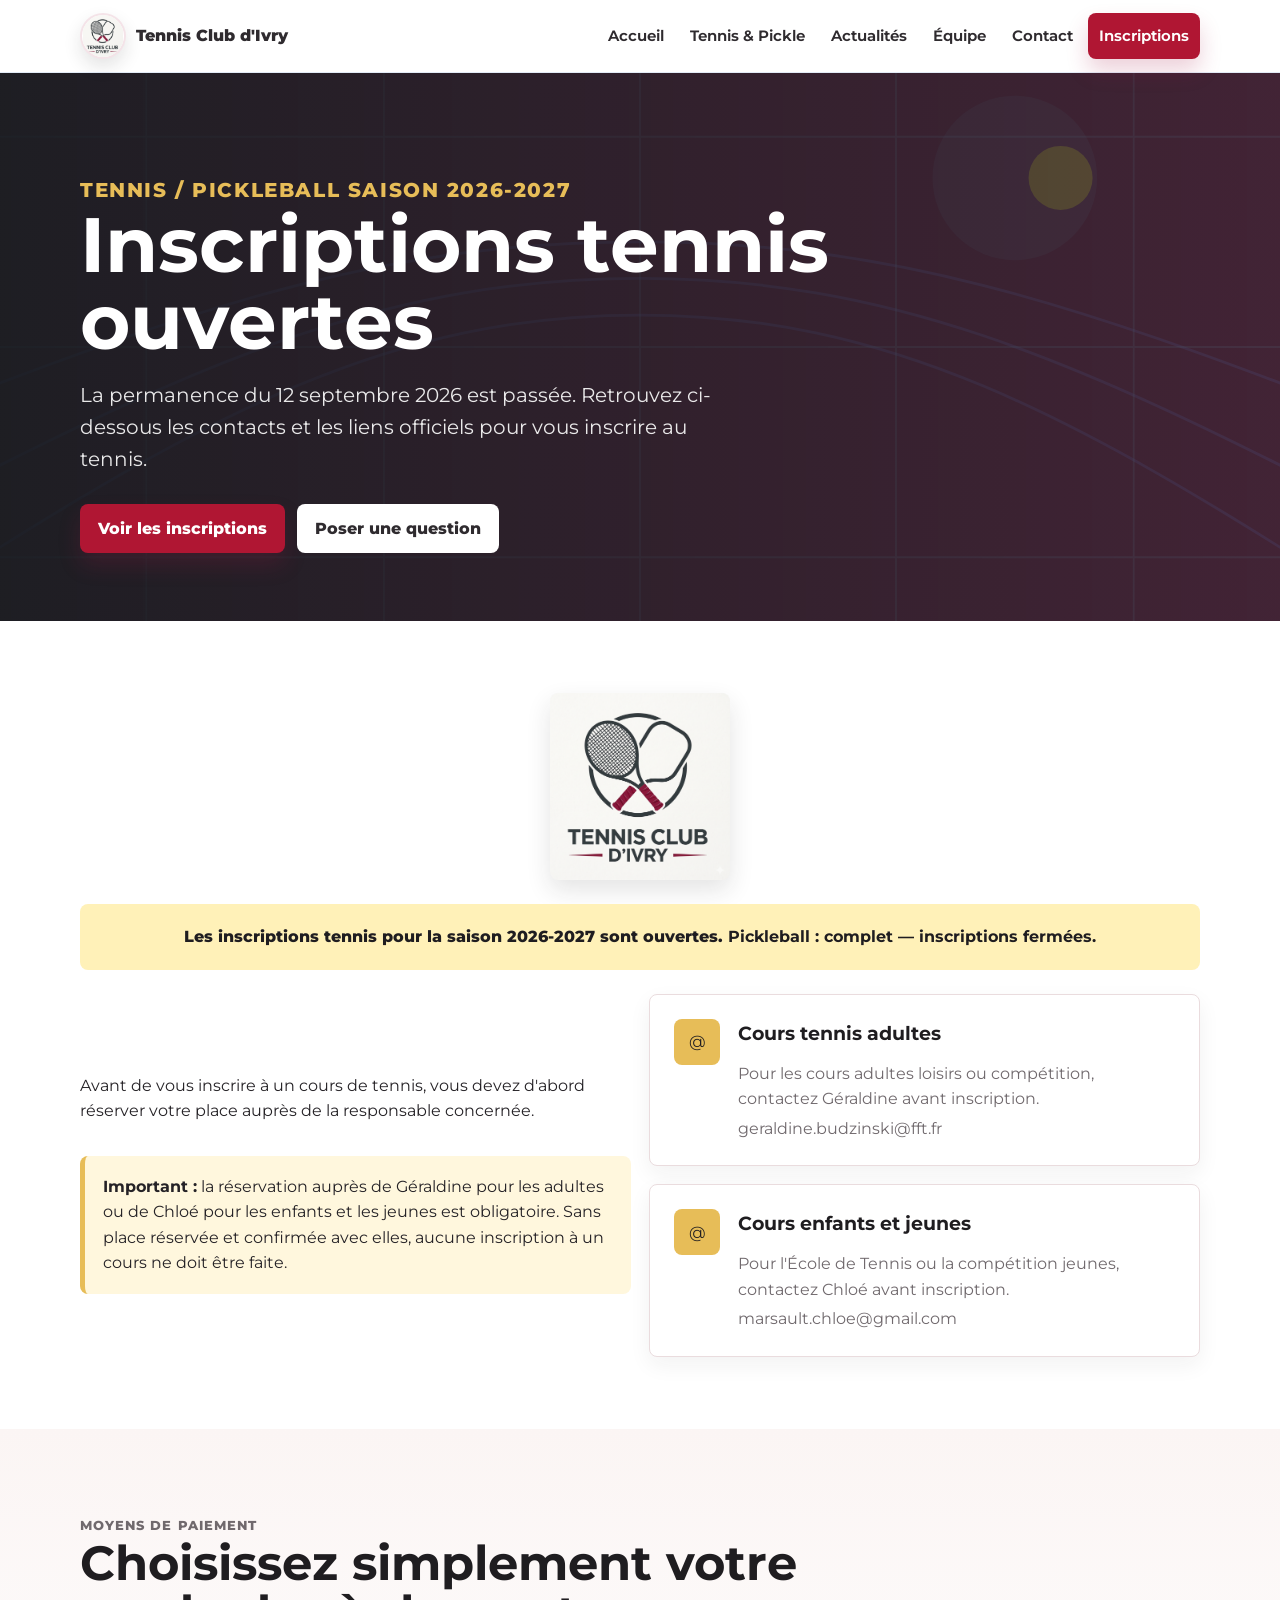
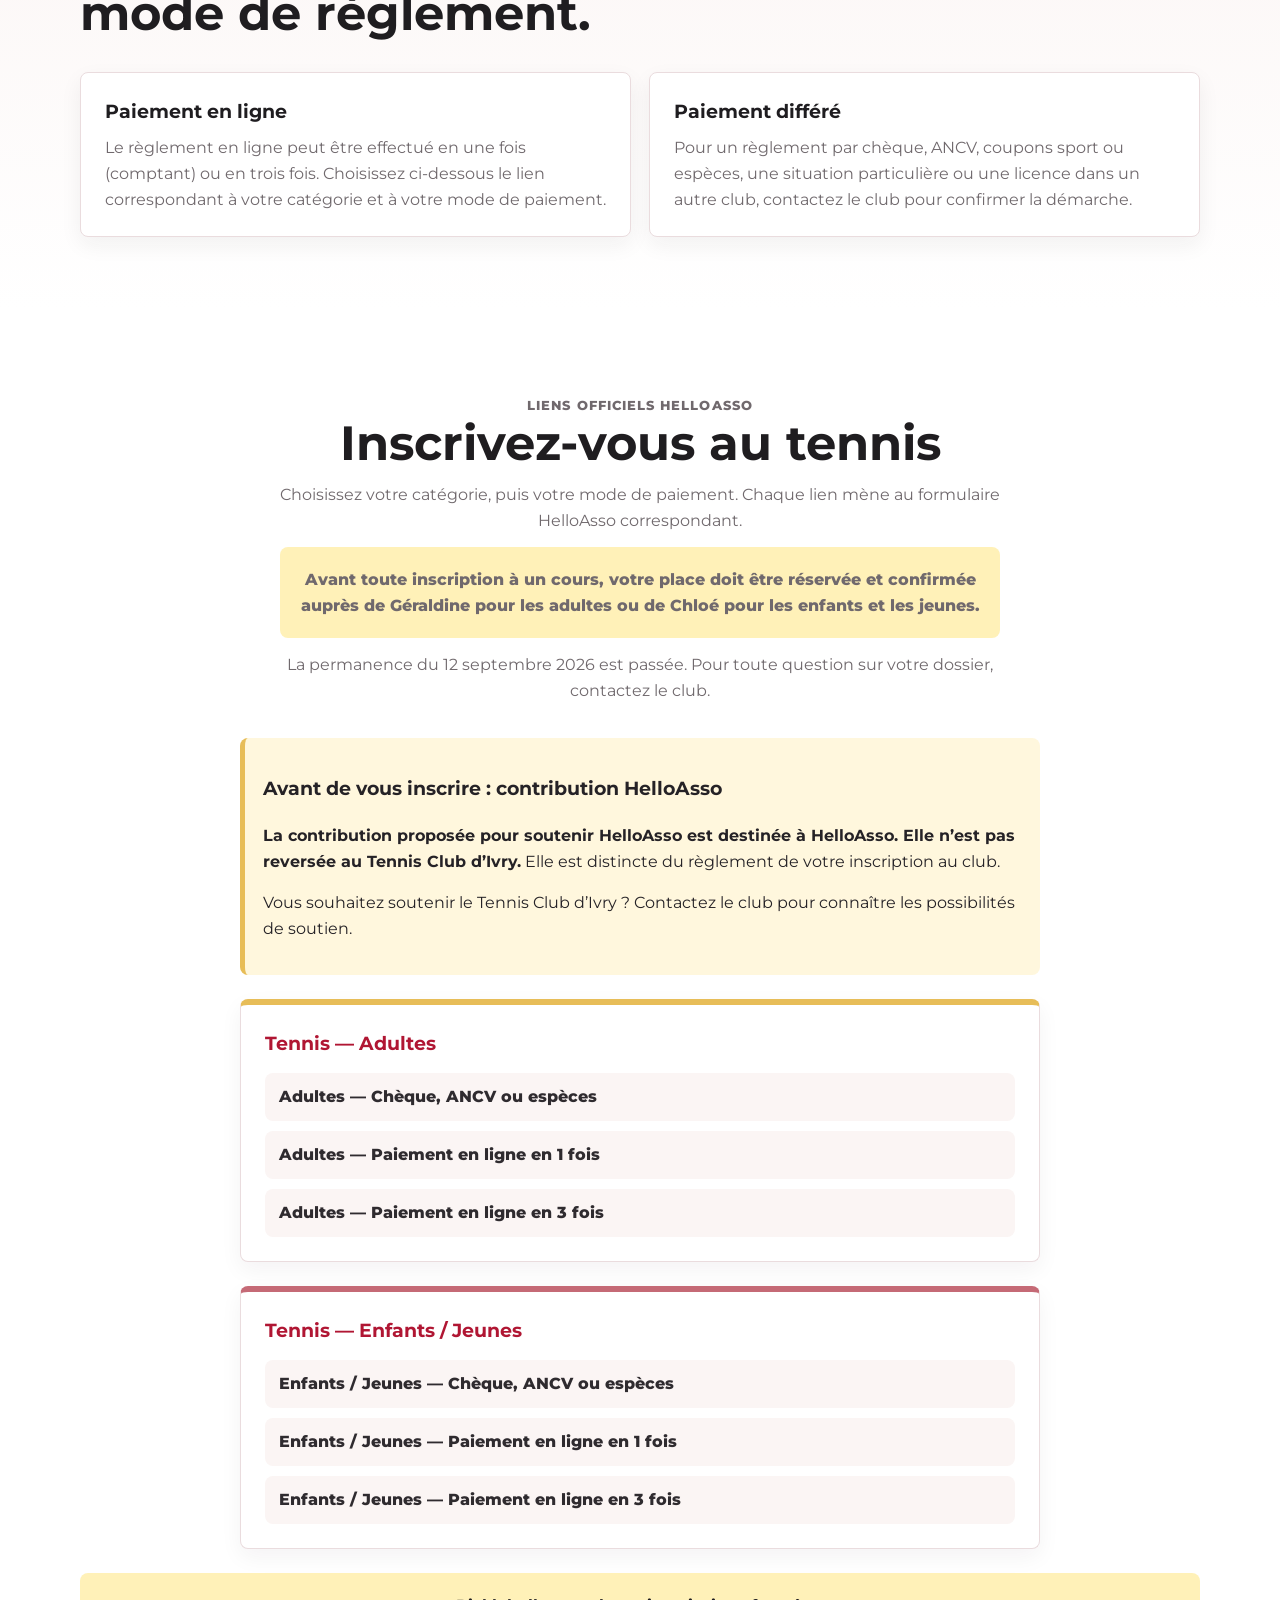
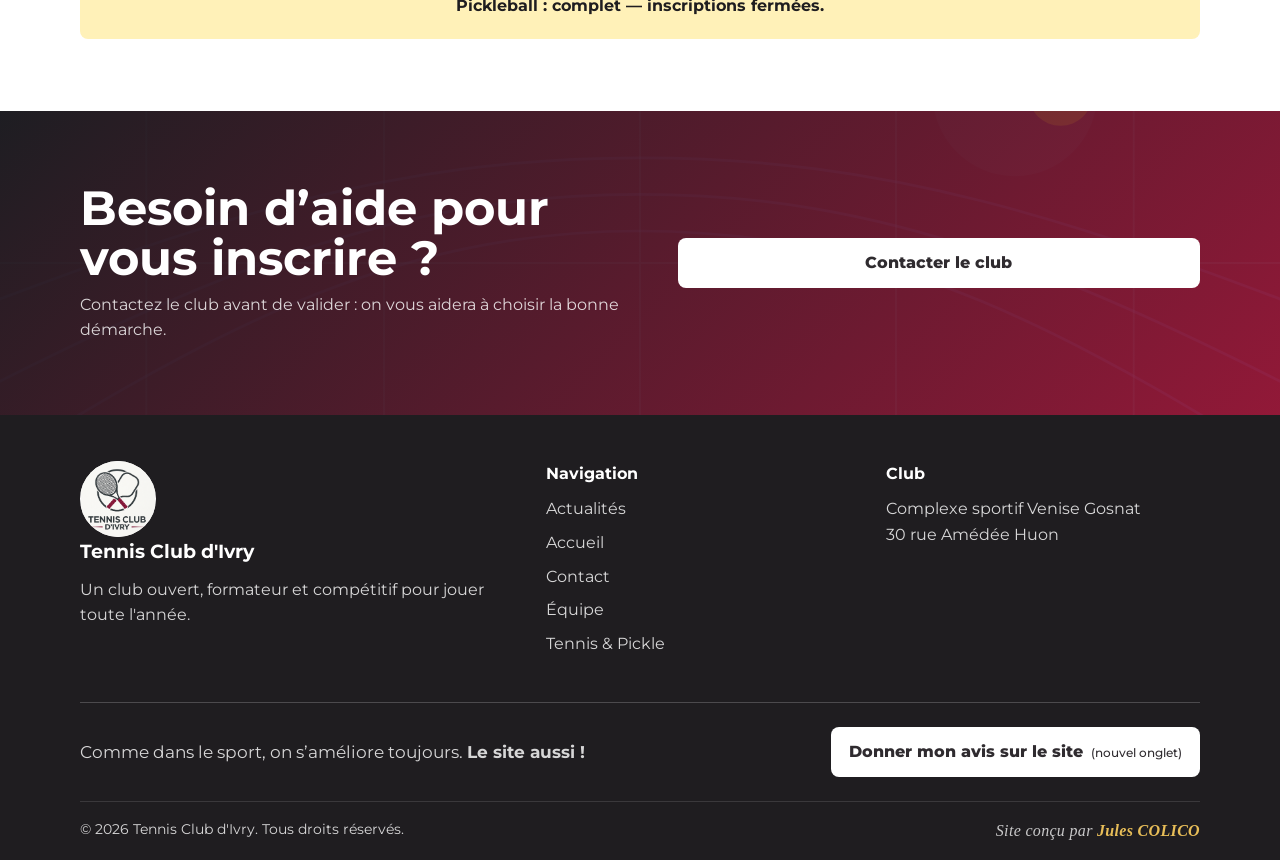
<file: inscriptions.html>
<!DOCTYPE html>
<html lang="fr">
<head>
  <!-- Google tag (gtag.js) -->
<script async src="https://www.googletagmanager.com/gtag/js?id=G-L9BQGMP18E"></script>
<script>
  window.dataLayer = window.dataLayer || [];
  function gtag(){dataLayer.push(arguments);}
  gtag('js', new Date());

  gtag('config', 'G-L9BQGMP18E');
</script>
  <meta charset="UTF-8">
  <meta name="viewport" content="width=device-width, initial-scale=1.0">
  <meta name="description" content="Les inscriptions 2026-2027 au Tennis Club d'Ivry sont ouvertes pour le tennis. Pickleball : complet, inscriptions fermées. Consultez les démarches et les liens officiels d’inscription.">
  <title>Tennis Club d'Ivry | Inscriptions</title>
  <link rel="icon" type="image/png" href="images/favicon-tci.png">
  <link rel="preconnect" href="https://fonts.googleapis.com">
  <link rel="preconnect" href="https://fonts.gstatic.com" crossorigin>
  <link href="https://fonts.googleapis.com/css2?family=Montserrat:wght@500;600;700;800;900&display=swap" rel="stylesheet">
  <link rel="stylesheet" href="css/style.css">
</head>
<body>
  <header class="site-header">
    <nav class="navbar container" aria-label="Navigation principale">
      <a class="brand" href="index.html"><img class="brand-mark" src="images/logo-club-web.png" alt=""><span>Tennis Club d'Ivry</span></a>
      <button class="nav-toggle" type="button" aria-label="Ouvrir le menu" aria-expanded="false"><span></span></button>
      <div class="nav-menu">
        <a href="index.html">Accueil</a>
        <a href="tennis-pickle.html">Tennis &amp; Pickle</a>
        <a href="actualites.html">Actualités</a>
        <a href="equipe.html">Équipe</a>
        <a href="contact.html">Contact</a>
        <a class="btn btn-primary active" href="inscriptions.html" aria-current="page">Inscriptions</a>
      </div>
    </nav>
  </header>

  <main>
    <section class="page-hero">
      <div class="container">
        <p class="eyebrow">Tennis / Pickleball saison 2026-2027</p>
        <h1>Inscriptions tennis ouvertes</h1>
        <p>La permanence du 12 septembre 2026 est passée. Retrouvez ci-dessous les contacts et les liens officiels pour vous inscrire au tennis.</p>
        <div class="hero-actions">
          <a class="btn btn-primary" href="#liens-inscription">Voir les inscriptions</a>
          <a class="btn btn-light" href="contact.html">Poser une question</a>
        </div>
      </div>
    </section>

    <section class="section">
      <div class="container registration-overview">
        <img class="club-logo-inline reveal" src="images/logo-club-web.png" alt="Logo Tennis Club d'Ivry">
        <div class="important-note registration-status reveal">
          Les inscriptions tennis pour la saison 2026-2027 sont ouvertes. <strong>Pickleball : complet — inscriptions fermées.</strong>
        </div>
        <div class="registration-columns">
          <div class="info-stack reveal">
            <p>Avant de vous inscrire à un cours de tennis, vous devez d'abord réserver votre place auprès de la responsable concernée.</p>
            <div class="warm-note">
              <strong>Important :</strong> la réservation auprès de Géraldine pour les adultes ou de Chloé pour les enfants et les jeunes est obligatoire. Sans place réservée et confirmée avec elles, aucune inscription à un cours ne doit être faite.
            </div>
          </div>
          <div class="registration-contacts">
            <article class="card registration-contact-card reveal">
              <div class="card-icon">@</div>
              <h3>Cours tennis adultes</h3>
              <p>Pour les cours adultes loisirs ou compétition, contactez Géraldine avant inscription.</p>
              <p><a href="mailto:geraldine.budzinski@fft.fr">geraldine.budzinski@fft.fr</a></p>
            </article>
            <article class="card registration-contact-card reveal">
              <div class="card-icon">@</div>
              <h3>Cours enfants et jeunes</h3>
              <p>Pour l'École de Tennis ou la compétition jeunes, contactez Chloé avant inscription.</p>
              <p><a href="mailto:marsault.chloe@gmail.com">marsault.chloe@gmail.com</a></p>
            </article>
          </div>
        </div>
      </div>
    </section>

    <section class="section alt">
      <div class="container">
        <div class="section-head reveal">
          <p class="eyebrow">Moyens de paiement</p>
          <h2>Choisissez simplement votre mode de règlement.</h2>
        </div>
        <div class="grid grid-2">
          <article class="card reveal">
            <h3>Paiement en ligne</h3>
            <p>Le règlement en ligne peut être effectué en une fois (comptant) ou en trois fois. Choisissez ci-dessous le lien correspondant à votre catégorie et à votre mode de paiement.</p>
          </article>
          <article class="card reveal">
            <h3>Paiement différé</h3>
            <p>Pour un règlement par chèque, ANCV, coupons sport ou espèces, une situation particulière ou une licence dans un autre club, contactez le club pour confirmer la démarche.</p>
          </article>
        </div>
      </div>
    </section>

    <section class="section" id="liens-inscription">
      <div class="container">
        <div class="section-head center reveal">
          <p class="eyebrow">Liens officiels HelloAsso</p>
          <h2>Inscrivez-vous au tennis</h2>
          <p>Choisissez votre catégorie, puis votre mode de paiement. Chaque lien mène au formulaire HelloAsso correspondant.</p>
          <p class="important-note">Avant toute inscription à un cours, votre place doit être réservée et confirmée auprès de Géraldine pour les adultes ou de Chloé pour les enfants et les jeunes.</p>
          <p>La permanence du 12 septembre 2026 est passée. Pour toute question sur votre dossier, contactez le club.</p>
        </div>
        <div class="payment-links registration-payment-links">
          <aside class="warm-note" aria-labelledby="helloasso-contribution-title">
            <h3 id="helloasso-contribution-title">Avant de vous inscrire : contribution HelloAsso</h3>
            <p><strong>La contribution proposée pour soutenir HelloAsso est destinée à HelloAsso. Elle n’est pas reversée au Tennis Club d’Ivry.</strong> Elle est distincte du règlement de votre inscription au club.</p>
            <p>Vous souhaitez soutenir le Tennis Club d’Ivry ? Contactez le club pour connaître les possibilités de soutien.</p>
          </aside>
          <article class="payment-group adults reveal" aria-labelledby="adultes-title">
            <h3 id="adultes-title">Tennis — Adultes</h3>
            <ul class="link-list">
              <li><a href="https://www.helloasso.com/associations/tennis-club-d-ivry/adhesions/tennis-2026-2027-adultes-cheque-ancv-liquide">Adultes — Chèque, ANCV ou espèces</a></li>
              <li><a href="https://www.helloasso.com/associations/tennis-club-d-ivry/adhesions/tennis-2026-2027-adultes-paiement-en-ligne-comptant">Adultes — Paiement en ligne en 1 fois</a></li>
              <li><a href="https://www.helloasso.com/associations/tennis-club-d-ivry/adhesions/tennis-2026-2027-adultes-paiement-en-ligne-en-3-fois">Adultes — Paiement en ligne en 3 fois</a></li>
            </ul>
          </article>
          <article class="payment-group youth reveal" aria-labelledby="jeunes-title">
            <h3 id="jeunes-title">Tennis — Enfants / Jeunes</h3>
            <ul class="link-list">
              <li><a href="https://www.helloasso.com/associations/tennis-club-d-ivry/adhesions/tennis-2026-2027-enfants-jeunes-paiement-differe-cheque-ancv-liquide">Enfants / Jeunes — Chèque, ANCV ou espèces</a></li>
              <li><a href="https://www.helloasso.com/associations/tennis-club-d-ivry/adhesions/tennis-2026-2027-enfants-jeunes-paiement-en-ligne-comptant">Enfants / Jeunes — Paiement en ligne en 1 fois</a></li>
              <li><a href="https://www.helloasso.com/associations/tennis-club-d-ivry/adhesions/tennis-2026-2027-enfants-jeunes-paiement-en-ligne-en-3-fois">Enfants / Jeunes — Paiement en ligne en 3 fois</a></li>
            </ul>
          </article>
        </div>
        <div class="important-note registration-status reveal">
          <strong>Pickleball : complet — inscriptions fermées.</strong>
        </div>
      </div>
    </section>

    <section class="section cta-band">
      <div class="container">
        <div>
          <h2>Besoin d’aide pour vous inscrire ?</h2>
          <p>Contactez le club avant de valider : on vous aidera à choisir la bonne démarche.</p>
        </div>
        <a class="btn btn-light" href="contact.html">Contacter le club</a>
      </div>
    </section>
  </main>

  <footer class="site-footer">
    <div class="container footer-grid">
      <div>
        <img class="club-logo-small" src="images/logo-club-web.png" alt="">
        <h3>Tennis Club d'Ivry</h3>
        <p>Un club ouvert, formateur et compétitif pour jouer toute l'année.</p>
      </div>
      <div>
        <h4>Navigation</h4>
        <div class="footer-links">
          <a href="actualites.html">Actualités</a>
          <a href="index.html">Accueil</a>
          <a href="contact.html">Contact</a>
          <a href="equipe.html">Équipe</a>
          <a href="tennis-pickle.html">Tennis &amp; Pickle</a>
        </div>
      </div>
      <div>
        <h4>Club</h4>
        <p>Complexe sportif Venise Gosnat<br>30 rue Amédée Huon</p>
      </div>
    </div>
    <div class="container footer-feedback">
      <p>Comme dans le sport, on s’améliore toujours. <strong>Le site aussi !</strong></p>
      <a class="btn btn-light" href="https://docs.google.com/forms/d/e/1FAIpQLSelf84Uur7fZhq8vkJuUNFffgiuWcYOifkqJt5to_yCwk1QWg/viewform?usp=dialog" target="_blank" rel="noopener noreferrer">Donner mon avis sur le site <span class="feedback-new-tab">(nouvel onglet)</span></a>
    </div>
    <div class="container footer-bottom">
      <span>© 2026 Tennis Club d'Ivry. Tous droits réservés.</span>
      <details class="site-credit">
        <summary>Site conçu par <strong>Jules COLICO</strong></summary>
        <a href="mailto:colicojules@gmail.com">colicojules@gmail.com</a>
      </details>
    </div>
  </footer>
  <script src="js/script.js"></script>
</body>
</html>
</file>
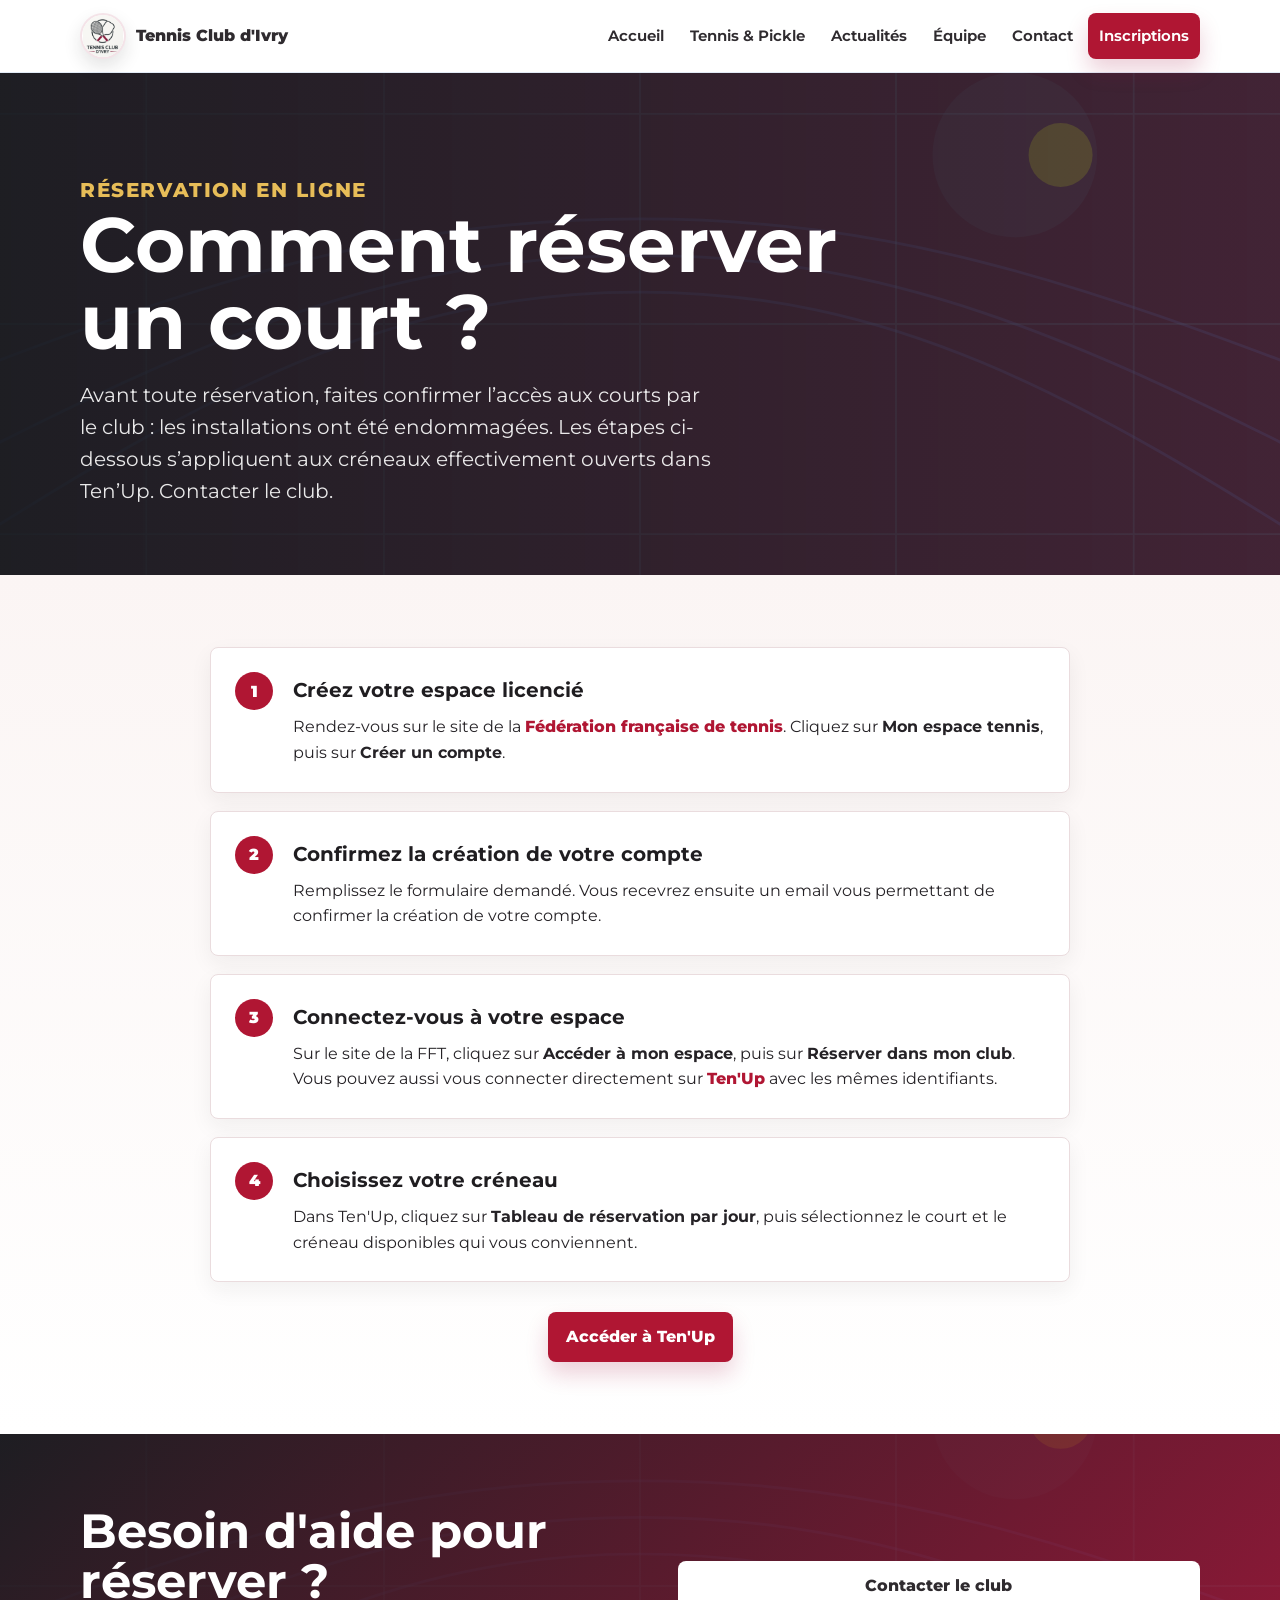
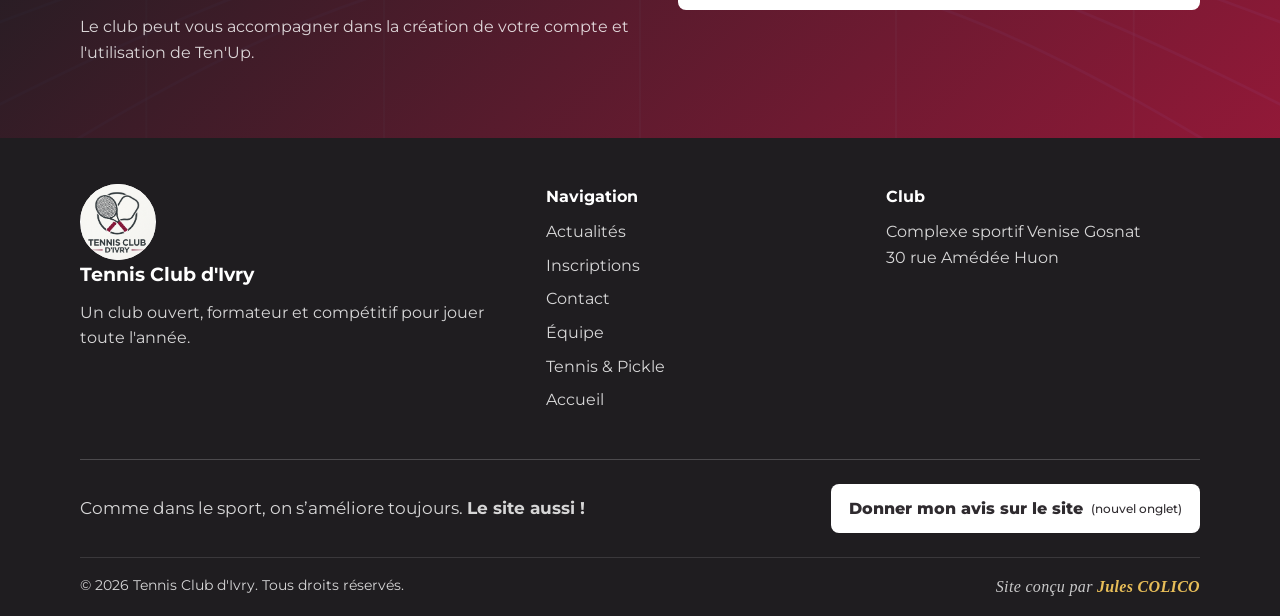
<file: reserver.html>
<!DOCTYPE html>
<html lang="fr">
<head>
  <!-- Google tag (gtag.js) -->
<script async src="https://www.googletagmanager.com/gtag/js?id=G-L9BQGMP18E"></script>
<script>
  window.dataLayer = window.dataLayer || [];
  function gtag(){dataLayer.push(arguments);}
  gtag('js', new Date());

  gtag('config', 'G-L9BQGMP18E');
</script>
  <meta charset="UTF-8">
  <meta name="viewport" content="width=device-width, initial-scale=1.0">
  <meta name="description" content="Tutoriel pour créer son espace FFT et réserver un court au Tennis Club d'Ivry avec Ten'Up.">
  <title>Tennis Club d'Ivry | Réserver un court</title>
  <link rel="icon" type="image/png" href="images/favicon-tci.png">
  <link rel="preconnect" href="https://fonts.googleapis.com">
  <link rel="preconnect" href="https://fonts.gstatic.com" crossorigin>
  <link href="https://fonts.googleapis.com/css2?family=Montserrat:wght@500;600;700;800;900&display=swap" rel="stylesheet">
  <link rel="stylesheet" href="css/style.css">
</head>
<body>
  <header class="site-header">
    <nav class="navbar container" aria-label="Navigation principale">
      <a class="brand" href="index.html" aria-label="Accueil Tennis Club d'Ivry">
        <img class="brand-mark" src="images/logo-club-web.png" alt="">
        <span>Tennis Club d'Ivry</span>
      </a>
      <button class="nav-toggle" type="button" aria-label="Ouvrir le menu" aria-expanded="false"><span></span></button>
      <div class="nav-menu">
        <a href="index.html">Accueil</a>
        <a href="tennis-pickle.html">Tennis &amp; Pickle</a>
        <a href="actualites.html">Actualités</a>
        <a href="equipe.html">Équipe</a>
        <a href="contact.html">Contact</a>
        <a class="btn btn-primary" href="inscriptions.html">Inscriptions</a>
      </div>
    </nav>
  </header>

  <main>
    <section class="page-hero">
      <div class="container">
        <p class="eyebrow">Réservation en ligne</p>
        <h1>Comment réserver un court ?</h1>
        <p>Avant toute réservation, faites confirmer l’accès aux courts par le club : les installations ont été endommagées. Les étapes ci-dessous s’appliquent aux créneaux effectivement ouverts dans Ten’Up. <a href="contact.html">Contacter le club</a>.</p>
      </div>
    </section>

    <section class="section alt">
      <div class="container">
        <div class="booking-steps">
          <article class="booking-step reveal">
            <h2>Créez votre espace licencié</h2>
            <p>Rendez-vous sur le site de la <a href="https://www.fft.fr/" target="_blank" rel="noopener noreferrer">Fédération française de tennis</a>. Cliquez sur <strong>Mon espace tennis</strong>, puis sur <strong>Créer un compte</strong>.</p>
          </article>

          <article class="booking-step reveal">
            <h2>Confirmez la création de votre compte</h2>
            <p>Remplissez le formulaire demandé. Vous recevrez ensuite un email vous permettant de confirmer la création de votre compte.</p>
          </article>

          <article class="booking-step reveal">
            <h2>Connectez-vous à votre espace</h2>
            <p>Sur le site de la FFT, cliquez sur <strong>Accéder à mon espace</strong>, puis sur <strong>Réserver dans mon club</strong>. Vous pouvez aussi vous connecter directement sur <a href="https://tenup.fft.fr/" target="_blank" rel="noopener noreferrer">Ten'Up</a> avec les mêmes identifiants.</p>
          </article>

          <article class="booking-step reveal">
            <h2>Choisissez votre créneau</h2>
            <p>Dans Ten'Up, cliquez sur <strong>Tableau de réservation par jour</strong>, puis sélectionnez le court et le créneau disponibles qui vous conviennent.</p>
          </article>
        </div>

        <div class="section-action reveal">
          <a class="btn btn-primary" href="https://tenup.fft.fr/" target="_blank" rel="noopener noreferrer">Accéder à Ten'Up</a>
        </div>
      </div>
    </section>

    <section class="section cta-band">
      <div class="container">
        <div>
          <h2>Besoin d'aide pour réserver ?</h2>
          <p>Le club peut vous accompagner dans la création de votre compte et l'utilisation de Ten'Up.</p>
        </div>
        <a class="btn btn-light" href="contact.html">Contacter le club</a>
      </div>
    </section>
  </main>

  <footer class="site-footer">
    <div class="container footer-grid">
      <div>
        <img class="club-logo-small" src="images/logo-club-web.png" alt="">
        <h3>Tennis Club d'Ivry</h3>
        <p>Un club ouvert, formateur et compétitif pour jouer toute l'année.</p>
      </div>
      <div>
        <h4>Navigation</h4>
        <div class="footer-links">
          <a href="actualites.html">Actualités</a>
          <a href="inscriptions.html">Inscriptions</a>
          <a href="contact.html">Contact</a>
          <a href="equipe.html">Équipe</a>
          <a href="tennis-pickle.html">Tennis &amp; Pickle</a>
          <a href="index.html">Accueil</a>
        </div>
      </div>
      <div>
        <h4>Club</h4>
        <p>Complexe sportif Venise Gosnat<br>30 rue Amédée Huon</p>
      </div>
    </div>
    <div class="container footer-feedback">
      <p>Comme dans le sport, on s’améliore toujours. <strong>Le site aussi !</strong></p>
      <a class="btn btn-light" href="https://docs.google.com/forms/d/e/1FAIpQLSelf84Uur7fZhq8vkJuUNFffgiuWcYOifkqJt5to_yCwk1QWg/viewform?usp=dialog" target="_blank" rel="noopener noreferrer">Donner mon avis sur le site <span class="feedback-new-tab">(nouvel onglet)</span></a>
    </div>
    <div class="container footer-bottom">
      <span>© 2026 Tennis Club d'Ivry. Tous droits réservés.</span>
      <details class="site-credit">
        <summary>Site conçu par <strong>Jules COLICO</strong></summary>
        <a href="mailto:colicojules@gmail.com">colicojules@gmail.com</a>
      </details>
    </div>
  </footer>
  <script src="js/script.js"></script>
</body>
</html>
</file>
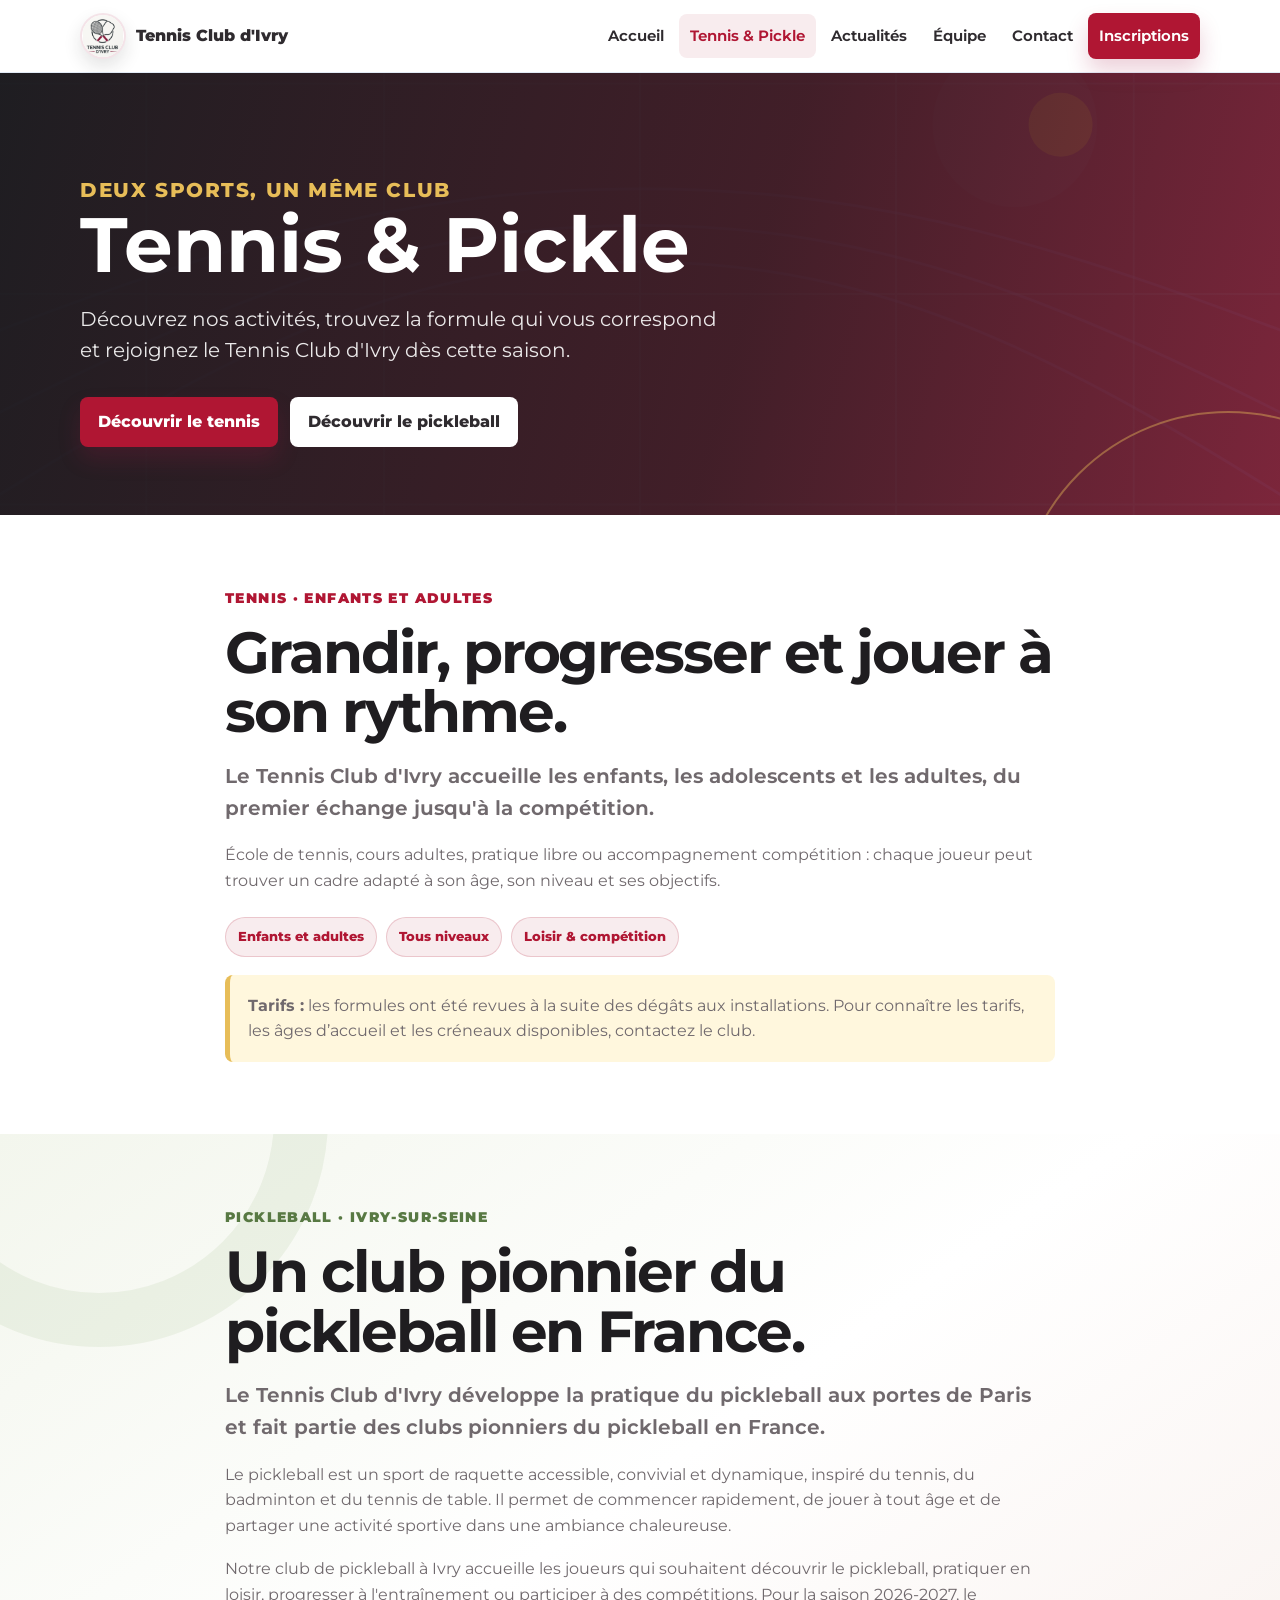
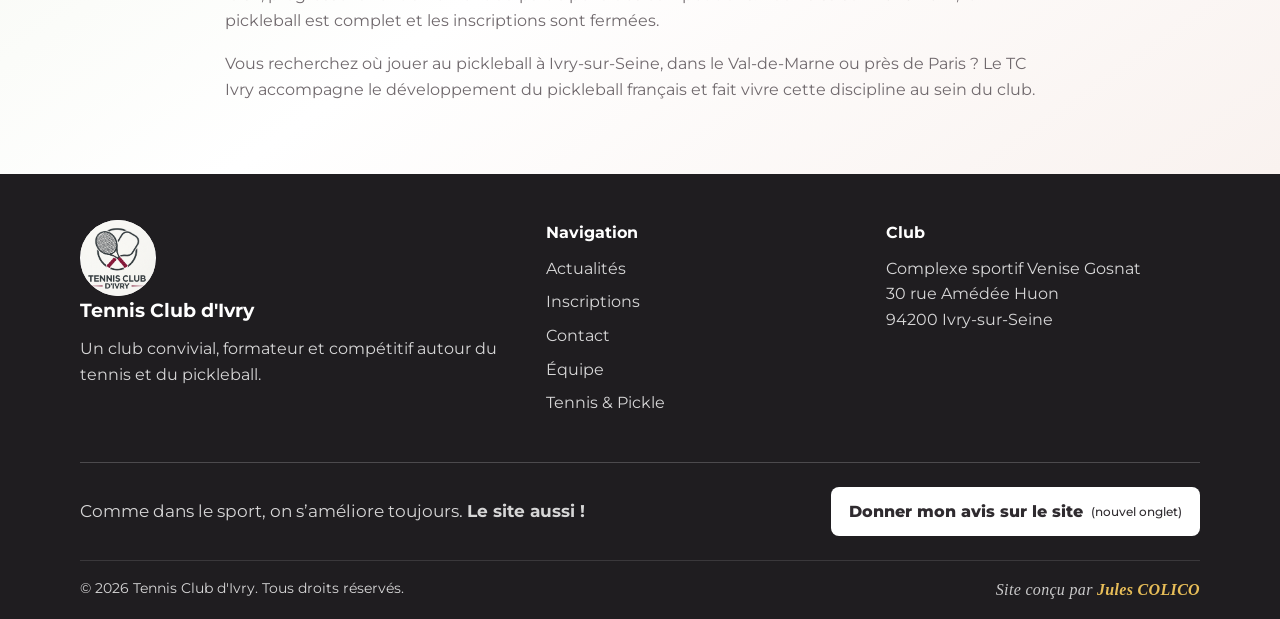
<file: tennis-pickle.html>
<!DOCTYPE html>
<html lang="fr">
<head>
  <!-- Google tag (gtag.js) -->
<script async src="https://www.googletagmanager.com/gtag/js?id=G-L9BQGMP18E"></script>
<script>
  window.dataLayer = window.dataLayer || [];
  function gtag(){dataLayer.push(arguments);}
  gtag('js', new Date());

  gtag('config', 'G-L9BQGMP18E');
</script>
  <meta charset="UTF-8">
  <meta name="viewport" content="width=device-width, initial-scale=1.0">
  <meta name="description" content="Découvrez le tennis pour les enfants et les adultes et le pickleball à Ivry-sur-Seine au Tennis Club d'Ivry, club pionnier du pickleball en France.">
  <title>Tennis et Pickleball à Ivry-sur-Seine | Tennis Club d'Ivry</title>
  <link rel="icon" type="image/png" href="images/favicon-tci.png">
  <link rel="preconnect" href="https://fonts.googleapis.com">
  <link rel="preconnect" href="https://fonts.gstatic.com" crossorigin>
  <link href="https://fonts.googleapis.com/css2?family=Montserrat:wght@500;600;700;800;900&display=swap" rel="stylesheet">
  <link rel="stylesheet" href="css/style.css">
</head>
<body>
  <header class="site-header">
    <nav class="navbar container" aria-label="Navigation principale">
      <a class="brand" href="index.html" aria-label="Accueil Tennis Club d'Ivry">
        <img class="brand-mark" src="images/logo-club-web.png" alt="">
        <span>Tennis Club d'Ivry</span>
      </a>
      <button class="nav-toggle" type="button" aria-label="Ouvrir le menu" aria-expanded="false"><span></span></button>
      <div class="nav-menu">
        <a href="index.html">Accueil</a>
        <a class="active" href="tennis-pickle.html">Tennis &amp; Pickle</a>
        <a href="actualites.html">Actualités</a>
        <a href="equipe.html">Équipe</a>
        <a href="contact.html">Contact</a>
        <a class="btn btn-primary" href="inscriptions.html">Inscriptions</a>
      </div>
    </nav>
  </header>

  <main>
    <section class="page-hero sports-page-hero">
      <div class="container">
        <p class="eyebrow">Deux sports, un même club</p>
        <h1>Tennis &amp; Pickle</h1>
        <p>Découvrez nos activités, trouvez la formule qui vous correspond et rejoignez le Tennis Club d'Ivry dès cette saison.</p>
        <div class="hero-actions sports-quick-nav" aria-label="Accès rapide aux disciplines">
          <a class="btn btn-primary" href="#tennis">Découvrir le tennis</a>
          <a class="btn btn-light" href="#pickleball">Découvrir le pickleball</a>
        </div>
      </div>
    </section>

    <!-- PARTIE TENNIS -->
    <section class="section sports-section" id="tennis">
      <div class="container">
        <div class="sports-copy sports-simple-content reveal">
          <p class="sports-kicker">Tennis · Enfants et adultes</p>
          <h2>Grandir, progresser et jouer à son rythme.</h2>
          <p class="sports-lead">Le Tennis Club d'Ivry accueille les enfants, les adolescents et les adultes, du premier échange jusqu'à la compétition.</p>
          <p>École de tennis, cours adultes, pratique libre ou accompagnement compétition : chaque joueur peut trouver un cadre adapté à son âge, son niveau et ses objectifs.</p>
          <div class="sports-pills" aria-label="Points forts du tennis au club">
            <span>Enfants et adultes</span>
            <span>Tous niveaux</span>
            <span>Loisir &amp; compétition</span>
          </div>
          <p class="warm-note"><strong>Tarifs :</strong> les formules ont été revues à la suite des dégâts aux installations. Pour connaître les tarifs, les âges d’accueil et les créneaux disponibles, <a href="contact.html">contactez le club</a>.</p>
        </div>

        <!-- Le tableau des tarifs Tennis sera ajouté ici. -->
      </div>
    </section>

    <!-- PARTIE PICKLEBALL -->
    <section class="section pickle-zone" id="pickleball">
      <div class="container">
        <div class="sports-copy sports-simple-content reveal">
          <p class="sports-kicker sports-kicker-pickle">Pickleball · Ivry-sur-Seine</p>
          <h2>Un club pionnier du pickleball en France.</h2>
          <p class="sports-lead">Le Tennis Club d'Ivry développe la pratique du pickleball aux portes de Paris et fait partie des clubs pionniers du pickleball en France.</p>
          <p>Le pickleball est un sport de raquette accessible, convivial et dynamique, inspiré du tennis, du badminton et du tennis de table. Il permet de commencer rapidement, de jouer à tout âge et de partager une activité sportive dans une ambiance chaleureuse.</p>
          <p>Notre club de pickleball à Ivry accueille les joueurs qui souhaitent découvrir le pickleball, pratiquer en loisir, progresser à l'entraînement ou participer à des compétitions. Pour la saison 2026-2027, le pickleball est complet et les inscriptions sont fermées.</p>
          <p>Vous recherchez où jouer au pickleball à Ivry-sur-Seine, dans le Val-de-Marne ou près de Paris ? Le TC Ivry accompagne le développement du pickleball français et fait vivre cette discipline au sein du club.</p>
        </div>

        <!-- Le tableau des tarifs Pickleball sera ajouté ici. -->
      </div>
    </section>
  </main>

  <footer class="site-footer">
    <div class="container footer-grid">
      <div>
        <img class="club-logo-small" src="images/logo-club-web.png" alt="">
        <h3>Tennis Club d'Ivry</h3>
        <p>Un club convivial, formateur et compétitif autour du tennis et du pickleball.</p>
      </div>
      <div>
        <h4>Navigation</h4>
        <div class="footer-links">
          <a href="actualites.html">Actualités</a>
          <a href="inscriptions.html">Inscriptions</a>
          <a href="contact.html">Contact</a>
          <a href="equipe.html">Équipe</a>
          <a href="tennis-pickle.html">Tennis &amp; Pickle</a>
        </div>
      </div>
      <div>
        <h4>Club</h4>
        <p>Complexe sportif Venise Gosnat<br>30 rue Amédée Huon<br>94200 Ivry-sur-Seine</p>
      </div>
    </div>
    <div class="container footer-feedback">
      <p>Comme dans le sport, on s’améliore toujours. <strong>Le site aussi !</strong></p>
      <a class="btn btn-light" href="https://docs.google.com/forms/d/e/1FAIpQLSelf84Uur7fZhq8vkJuUNFffgiuWcYOifkqJt5to_yCwk1QWg/viewform?usp=dialog" target="_blank" rel="noopener noreferrer">Donner mon avis sur le site <span class="feedback-new-tab">(nouvel onglet)</span></a>
    </div>
    <div class="container footer-bottom">
      <span>© 2026 Tennis Club d'Ivry. Tous droits réservés.</span>
      <details class="site-credit">
        <summary>Site conçu par <strong>Jules COLICO</strong></summary>
        <a href="mailto:colicojules@gmail.com">colicojules@gmail.com</a>
      </details>
    </div>
  </footer>

  <script src="js/script.js"></script>
</body>
</html>
</file>
<file: css/style.css>
:root {
  --blue-950: #1f1d20;
  --blue-900: #2f2b2f;
  --blue-800: #51494d;
  --blue-700: #8f2638;
  --blue-500: #c56a76;
  --blue-100: #f8ecee;
  --cyan: #ead4d7;
  --green: #7f9f68;
  --burgundy: #b01633;
  --ball: #e7bd58;
  --cream: #fff8f1;
  --ink: #252226;
  --muted: #70696d;
  --line: #eadcde;
  --surface: #ffffff;
  --surface-soft: #fbf5f4;
  --shadow: 0 14px 34px rgba(31, 29, 32, 0.1);
  --radius: 8px;
  --container: min(1120px, calc(100% - 32px));
}

* {
  box-sizing: border-box;
}

html {
  scroll-behavior: smooth;
}

body {
  margin: 0;
  font-family: "Montserrat", "Inter", system-ui, -apple-system, BlinkMacSystemFont, "Segoe UI", sans-serif;
  color: var(--ink);
  background: linear-gradient(180deg, var(--cream), #ffffff 360px);
  line-height: 1.6;
}

img {
  display: block;
  max-width: 100%;
}

a {
  color: inherit;
  text-decoration: none;
}

button,
input,
textarea,
select {
  font: inherit;
}

.container {
  width: var(--container);
  margin-inline: auto;
}

.site-header {
  position: sticky;
  top: 0;
  z-index: 50;
  background: rgba(255, 255, 255, 0.96);
  backdrop-filter: blur(14px);
  border-bottom: 1px solid rgba(219, 230, 244, 0.8);
}

.navbar {
  min-height: 72px;
  display: flex;
  align-items: center;
  justify-content: space-between;
  gap: 18px;
}

.brand {
  display: flex;
  align-items: center;
  gap: 10px;
  font-weight: 850;
  color: var(--blue-900);
}

.brand-mark {
  width: 46px;
  height: 46px;
  border-radius: 50%;
  object-fit: contain;
  background: white;
  border: 2px solid rgba(167, 25, 69, 0.12);
  box-shadow: 0 8px 18px rgba(31, 29, 32, 0.12);
}

.nav-toggle {
  width: 44px;
  height: 44px;
  display: grid;
  place-items: center;
  border: 1px solid var(--line);
  border-radius: var(--radius);
  background: white;
  color: var(--blue-900);
  cursor: pointer;
}

.nav-toggle span,
.nav-toggle::before,
.nav-toggle::after {
  content: "";
  width: 20px;
  height: 2px;
  border-radius: 10px;
  background: currentColor;
  transition: transform 0.2s ease, opacity 0.2s ease;
}

.nav-toggle {
  gap: 4px;
}

.nav-toggle.is-open span {
  opacity: 0;
}

.nav-toggle.is-open::before {
  transform: translateY(6px) rotate(45deg);
}

.nav-toggle.is-open::after {
  transform: translateY(-6px) rotate(-45deg);
}

.nav-menu {
  position: fixed;
  inset: 72px 16px auto 16px;
  display: none;
  flex-direction: column;
  gap: 8px;
  padding: 14px;
  background: white;
  border: 1px solid var(--line);
  border-radius: var(--radius);
  box-shadow: var(--shadow);
}

.nav-menu.is-open {
  display: flex;
}

.nav-menu a {
  padding: 11px 12px;
  border-radius: var(--radius);
  color: var(--blue-900);
  font-weight: 650;
  transition: background 0.2s ease, color 0.2s ease;
}

.nav-menu a:hover,
.nav-menu a.active {
  background: var(--blue-100);
  color: var(--burgundy);
}

.nav-menu .btn-primary,
.nav-menu .btn-primary.active {
  color: white;
  background: var(--burgundy);
}

.nav-menu .btn-primary:hover {
  color: white;
  background: #8f153b;
}

.btn {
  display: inline-flex;
  align-items: center;
  justify-content: center;
  gap: 8px;
  min-height: 46px;
  padding: 12px 18px;
  border: 0;
  border-radius: var(--radius);
  font-weight: 800;
  cursor: pointer;
  transition: transform 0.2s ease, box-shadow 0.2s ease, background 0.2s ease;
}

.btn:hover {
  transform: translateY(-2px);
}

.btn-primary {
  color: white;
  background: var(--burgundy);
  box-shadow: 0 12px 22px rgba(167, 25, 69, 0.2);
}

.btn-primary:hover {
  background: #8f153b;
  box-shadow: 0 14px 26px rgba(167, 25, 69, 0.25);
}

.btn-light {
  color: var(--blue-900);
  background: white;
}

.btn-outline {
  color: var(--blue-900);
  border: 1px solid var(--line);
  background: white;
}

.hero {
  min-height: calc(100svh - 72px);
  display: grid;
  align-items: end;
  position: relative;
  color: white;
  overflow: hidden;
  background: var(--blue-900);
}

.hero::before {
  content: "";
  position: absolute;
  inset: 0;
  background:
    linear-gradient(90deg, rgba(31, 29, 32, 0.82), rgba(31, 29, 32, 0.48), rgba(31, 29, 32, 0.12)),
    url("../images/club/chalet.jpeg") center / cover no-repeat;
}

.hero .container {
  position: relative;
  padding: 88px 0 54px;
}

.eyebrow {
  display: inline-flex;
  align-items: center;
  gap: 8px;
  margin: 0 0 14px;
  color: var(--burgundy);
  font-size: 0.83rem;
  font-weight: 800;
  letter-spacing: 0.08em;
  text-transform: uppercase;
}

.hero .eyebrow,
.page-hero .eyebrow {
  color: var(--ball);
}

.hero h1,
.page-hero h1 {
  max-width: 780px;
  margin: 0;
  font-size: clamp(2.2rem, 7vw, 4.8rem);
  line-height: 1;
  letter-spacing: 0;
}

.hero p,
.page-hero p {
  max-width: 640px;
  margin: 20px 0 0;
  font-size: clamp(1rem, 2vw, 1.24rem);
  color: rgba(255, 255, 255, 0.9);
}

.hero-actions {
  display: flex;
  flex-wrap: wrap;
  gap: 12px;
  margin-top: 28px;
}

.hero-stats {
  display: grid;
  grid-template-columns: repeat(2, 1fr);
  gap: 12px;
  margin-top: 48px;
}

.stat {
  padding: 16px;
  border: 1px solid rgba(255, 255, 255, 0.18);
  border-radius: var(--radius);
  background: rgba(255, 255, 255, 0.14);
  transition: transform 0.2s ease, background 0.2s ease, border-color 0.2s ease;
}

.stat:hover {
  transform: translateY(-2px);
  border-color: rgba(255, 255, 255, 0.36);
  background: rgba(255, 255, 255, 0.2);
}

.stat:focus-visible {
  outline: 3px solid var(--ball);
  outline-offset: 3px;
}

.stat strong {
  display: block;
  font-size: 1.5rem;
}

.stat span {
  color: rgba(255, 255, 255, 0.76);
  font-size: 0.92rem;
}

.section {
  padding: 72px 0;
}

.home-news {
  padding: 28px 0 0;
  background: white;
}

.news-card {
  display: flex;
  flex-direction: column;
  gap: 12px;
  padding: 20px 22px;
  border: 1px solid rgba(167, 25, 69, 0.18);
  border-left: 5px solid var(--burgundy);
  border-radius: var(--radius);
  background: var(--surface-soft);
  box-shadow: 0 8px 22px rgba(31, 29, 32, 0.05);
}

.news-card-link {
  color: inherit;
  cursor: pointer;
  transition: opacity 0.55s ease, transform 0.55s ease, border-color 0.2s ease, background 0.2s ease, box-shadow 0.2s ease;
}

.news-card-link:hover {
  border-color: rgba(176, 22, 51, 0.38);
  background: white;
  box-shadow: 0 12px 28px rgba(31, 29, 32, 0.1);
}

.news-card-link:focus-visible {
  outline: 3px solid rgba(176, 22, 51, 0.32);
  outline-offset: 3px;
}

.news-label {
  align-self: flex-start;
  padding: 6px 10px;
  border-radius: 999px;
  color: white;
  background: var(--burgundy);
  font-size: 0.72rem;
  font-weight: 800;
  letter-spacing: 0.06em;
  text-transform: uppercase;
  white-space: nowrap;
}

.news-card h2 {
  margin: 0;
  color: var(--blue-950);
  font-size: clamp(1.1rem, 2.5vw, 1.45rem);
  line-height: 1.25;
}

.news-card p {
  margin: 6px 0 0;
  color: var(--muted);
  font-size: 0.95rem;
}

.section.alt {
  background: linear-gradient(180deg, var(--surface-soft), #ffffff);
}

.section-head {
  max-width: 720px;
  margin-bottom: 34px;
}

.section-head.center {
  margin-inline: auto;
  text-align: center;
}

.section-head h2 {
  margin: 0;
  color: var(--blue-950);
  font-size: clamp(1.8rem, 4vw, 3rem);
  line-height: 1.05;
}

.section-head p {
  margin: 14px 0 0;
  color: var(--muted);
}

.grid {
  display: grid;
  gap: 18px;
}

.grid-3 {
  grid-template-columns: 1fr;
}

.grid-2 {
  grid-template-columns: 1fr;
}

.card {
  padding: 24px;
  border: 1px solid var(--line);
  border-radius: var(--radius);
  background: white;
  box-shadow: 0 8px 22px rgba(31, 29, 32, 0.06);
  transition: transform 0.2s ease, box-shadow 0.2s ease, border-color 0.2s ease;
}

.card:hover {
  transform: translateY(-3px);
  border-color: rgba(167, 25, 69, 0.28);
  box-shadow: var(--shadow);
}

.card-link {
  width: 100%;
  color: inherit;
  font: inherit;
  text-align: left;
  text-decoration: none;
  cursor: pointer;
}

.card-link:focus-visible {
  outline: 3px solid rgba(167, 25, 69, 0.35);
  outline-offset: 4px;
}

.card-icon {
  width: 46px;
  height: 46px;
  display: grid;
  place-items: center;
  margin-bottom: 18px;
  border-radius: var(--radius);
  color: var(--blue-950);
  background: var(--ball);
}

.card h3 {
  margin: 0 0 8px;
  color: var(--blue-950);
}

.card p {
  margin: 0;
  color: var(--muted);
}

.split {
  display: grid;
  gap: 34px;
  align-items: center;
}

.feature-list {
  display: grid;
  gap: 14px;
  padding: 0;
  margin: 24px 0 0;
  list-style: none;
}

.feature-list li {
  display: flex;
  gap: 10px;
  align-items: flex-start;
}

.feature-list li::before {
  content: "";
  flex: 0 0 10px;
  height: 10px;
  margin-top: 8px;
  border-radius: 50%;
  background: var(--green);
}

.image-panel {
  min-height: 360px;
  border-radius: var(--radius);
  background: url("../images/club/court exter tennis.jpg") center / cover no-repeat;
  box-shadow: var(--shadow);
}

.club-spaces {
  background: #ffffff;
}

.photo-grid {
  display: grid;
  gap: 18px;
}

.photo-card {
  overflow: hidden;
  border: 1px solid var(--line);
  border-radius: var(--radius);
  background: white;
  box-shadow: 0 8px 22px rgba(31, 29, 32, 0.06);
  transition: transform 0.2s ease, box-shadow 0.2s ease;
}

.photo-card:hover {
  transform: translateY(-3px);
  box-shadow: var(--shadow);
}

.photo-card img {
  width: 100%;
  aspect-ratio: 16 / 10;
  object-fit: cover;
}

.photo-card div {
  padding: 20px;
}

.photo-card h3 {
  margin: 0 0 8px;
  color: var(--blue-950);
}

.photo-card p {
  margin: 0;
  color: var(--muted);
}

.section-action {
  display: flex;
  justify-content: center;
  margin-top: 30px;
}

.booking-steps {
  display: grid;
  gap: 18px;
  max-width: 860px;
  margin: 0 auto;
  counter-reset: booking-step;
}

.booking-step {
  position: relative;
  padding: 26px 26px 26px 82px;
  border: 1px solid var(--line);
  border-radius: var(--radius);
  background: white;
  box-shadow: 0 8px 22px rgba(31, 29, 32, 0.06);
  counter-increment: booking-step;
}

.booking-step::before {
  content: counter(booking-step);
  position: absolute;
  top: 24px;
  left: 24px;
  display: grid;
  width: 38px;
  height: 38px;
  place-items: center;
  border-radius: 50%;
  color: white;
  background: var(--burgundy);
  font-weight: 900;
}

.booking-step h2 {
  margin: 0 0 8px;
  color: var(--blue-950);
  font-size: 1.25rem;
}

.booking-step p {
  margin: 0;
}

.booking-step a {
  color: var(--burgundy);
  font-weight: 800;
}

.cta-band {
  color: white;
  background:
    linear-gradient(135deg, rgba(31, 29, 32, 0.95), rgba(176, 22, 51, 0.82)),
    url("../images/tennis-lines.svg") center / cover no-repeat;
}

.cta-band .container {
  display: grid;
  gap: 20px;
  align-items: center;
}

.cta-band h2 {
  margin: 0;
  font-size: clamp(1.8rem, 4vw, 3rem);
  line-height: 1.05;
}

.cta-band p {
  margin: 8px 0 0;
  color: rgba(255, 255, 255, 0.82);
}

.page-hero {
  color: white;
  background:
    linear-gradient(90deg, rgba(31, 29, 32, 0.93), rgba(91, 35, 43, 0.7)),
    url("../images/tennis-lines.svg") center / cover no-repeat;
}

.page-hero .container {
  padding: 82px 0 68px;
}

.actualites-grid {
  display: grid;
  gap: 24px;
  max-width: 920px;
  margin-inline: auto;
}

.actualites-grid.is-single {
  grid-template-columns: minmax(0, 620px);
  justify-content: center;
}

.actualite-card {
  display: grid;
  overflow: hidden;
  border: 1px solid var(--line);
  border-radius: var(--radius);
  background: var(--surface);
  box-shadow: 0 10px 26px rgba(31, 29, 32, 0.07);
  transition: transform 0.2s ease, box-shadow 0.2s ease, border-color 0.2s ease;
}

.actualite-card:hover {
  transform: translateY(-3px);
  border-color: rgba(176, 22, 51, 0.28);
  box-shadow: var(--shadow);
}

.actualite-image {
  width: 100%;
  height: 230px;
  object-fit: cover;
}

.actualite-body {
  display: flex;
  flex-direction: column;
  align-items: flex-start;
  padding: 26px;
}

.actualite-meta {
  margin: 0 0 10px;
  color: var(--burgundy);
  font-size: 0.8rem;
  font-weight: 800;
  letter-spacing: 0.06em;
  text-transform: uppercase;
}

.actualite-body h3 {
  margin: 0;
  color: var(--blue-950);
  font-size: clamp(1.3rem, 3vw, 1.75rem);
  line-height: 1.2;
}

.actualite-resume {
  margin: 14px 0 0;
  color: var(--muted);
}

.actualite-link {
  display: inline-flex;
  align-items: center;
  gap: 8px;
  margin-top: 20px;
  color: var(--burgundy);
  font-weight: 800;
}

.actualite-link::after {
  content: "\2192";
  transition: transform 0.2s ease;
}

.actualite-link:hover::after {
  transform: translateX(4px);
}

.actualites-empty {
  max-width: 720px;
  margin-inline: auto;
  padding: 46px 28px;
  border: 1px dashed rgba(176, 22, 51, 0.32);
  border-radius: var(--radius);
  background: var(--surface-soft);
  text-align: center;
}

.actualites-empty-icon {
  display: grid;
  width: 68px;
  height: 68px;
  margin: 0 auto 18px;
  place-items: center;
  border-radius: 50%;
  color: white;
  background: transparent;
  font-size: 0.9rem;
  font-weight: 900;
  letter-spacing: 0.06em;
  box-shadow: none;
}

.actualites-empty-icon img {
  width: 56px;
  height: 56px;
  border-radius: 50%;
  object-fit: contain;
}

.actualites-empty h3 {
  margin: 0;
  color: var(--blue-950);
  font-size: clamp(1.35rem, 3vw, 1.8rem);
}

.actualites-empty p {
  max-width: 540px;
  margin: 12px auto 24px;
  color: var(--muted);
}

.actualite-detail-heading {
  max-width: 900px;
}

.actualite-detail-hero h1 {
  font-size: clamp(2.1rem, 6vw, 4.25rem);
}

.actualite-detail {
  max-width: 800px;
  margin-inline: auto;
}

.actualite-detail-image {
  display: block;
  width: 100%;
  height: auto;
  margin-bottom: 30px;
  border-radius: var(--radius);
  box-shadow: var(--shadow);
}

.actualite-content {
  color: var(--ink);
  font-size: 1.04rem;
  line-height: 1.85;
}

.actualite-content p {
  margin: 0 0 1.4em;
}

.actualite-content p:first-child {
  font-weight: 700;
}

.actualite-detail-actions {
  margin-top: 36px;
  padding-top: 26px;
  border-top: 1px solid var(--line);
}

/* ================================================================
   PAGE TENNIS & PICKLE
   ================================================================ */

.sports-page-hero {
  position: relative;
  overflow: hidden;
  background:
    linear-gradient(105deg, rgba(31, 29, 32, 0.97) 0%, rgba(69, 30, 38, 0.94) 58%, rgba(143, 38, 56, 0.86) 100%),
    url("../images/tennis-lines.svg") center / cover no-repeat;
}

.sports-page-hero::after {
  content: "";
  position: absolute;
  width: 420px;
  height: 420px;
  right: -160px;
  bottom: -320px;
  border: 2px solid rgba(231, 189, 88, 0.42);
  border-radius: 50%;
}

.sports-page-hero .container {
  position: relative;
  z-index: 1;
}

.sports-quick-nav {
  margin-top: 30px;
}

.sports-section {
  background: white;
}

.sports-intro-grid,
.pickle-intro-grid {
  display: grid;
  gap: 38px;
  align-items: center;
}

.sports-copy {
  max-width: 680px;
}

.sports-simple-content {
  max-width: 830px;
  margin-inline: auto;
}

.sports-kicker {
  margin: 0 0 14px;
  color: var(--burgundy);
  font-size: 0.86rem;
  font-weight: 900;
  letter-spacing: 0.1em;
  text-transform: uppercase;
}

.sports-copy h2 {
  margin: 0;
  color: var(--blue-950);
  font-size: clamp(2rem, 5vw, 3.65rem);
  line-height: 1.02;
  letter-spacing: -0.035em;
}

.sports-copy > p:not(.sports-kicker) {
  margin: 18px 0 0;
  color: var(--muted);
}

.sports-copy .sports-lead {
  color: var(--ink);
  font-size: clamp(1.05rem, 2vw, 1.22rem);
  font-weight: 650;
  line-height: 1.65;
}

.sports-pills {
  display: flex;
  flex-wrap: wrap;
  gap: 9px;
  margin-top: 24px;
}

.sports-pills span {
  padding: 8px 12px;
  border: 1px solid rgba(176, 22, 51, 0.18);
  border-radius: 999px;
  color: var(--burgundy);
  background: var(--blue-100);
  font-size: 0.84rem;
  font-weight: 800;
}

.sports-social-placeholder {
  display: inline-flex;
  margin-top: 26px;
  padding-bottom: 4px;
  border-bottom: 2px solid var(--burgundy);
  color: var(--blue-950);
  font-size: 0.9rem;
  font-weight: 800;
}

.sports-media {
  position: relative;
  margin: 0;
}

.sports-media::before {
  content: "";
  position: absolute;
  inset: 16px -12px -12px 16px;
  z-index: 0;
  border: 2px solid rgba(176, 22, 51, 0.18);
  border-radius: var(--radius);
}

.sports-media img {
  position: relative;
  z-index: 1;
  width: 100%;
  min-height: 320px;
  max-height: 470px;
  border-radius: var(--radius);
  object-fit: cover;
  box-shadow: var(--shadow);
}

.sports-media figcaption {
  position: absolute;
  right: 14px;
  bottom: 14px;
  z-index: 2;
  max-width: calc(100% - 28px);
  padding: 8px 11px;
  border-radius: 5px;
  color: white;
  background: rgba(31, 29, 32, 0.84);
  font-size: 0.78rem;
  font-weight: 700;
}

.sports-tariffs {
  margin-top: 88px;
  padding-top: 68px;
  border-top: 1px solid var(--line);
}

.sports-tariff-grid {
  display: grid;
  gap: 18px;
}

.sports-price-card {
  position: relative;
  min-height: 285px;
  padding: 26px;
  overflow: hidden;
  border: 1px solid var(--line);
  border-radius: var(--radius);
  background: var(--surface);
  box-shadow: 0 9px 24px rgba(31, 29, 32, 0.06);
}

.sports-price-card::after {
  content: "";
  position: absolute;
  width: 110px;
  height: 110px;
  right: -58px;
  bottom: -58px;
  border: 18px solid var(--blue-100);
  border-radius: 50%;
}

.sports-status {
  display: inline-flex;
  padding: 6px 9px;
  border-radius: 999px;
  color: var(--blue-800);
  background: var(--surface-soft);
  font-size: 0.76rem;
  font-weight: 800;
}

.sports-price-index {
  margin: 25px 0 8px;
  color: var(--burgundy);
  font-size: 0.8rem;
  font-weight: 900;
  letter-spacing: 0.12em;
}

.sports-price-card h3,
.pickle-panel h3 {
  margin: 0;
  color: var(--blue-950);
  font-size: 1.38rem;
  line-height: 1.25;
}

.sports-price-card > p:not(.sports-price-index):not(.sports-price-placeholder) {
  margin: 12px 0 0;
  color: var(--muted);
}

.sports-price-placeholder {
  margin: 24px 0 0;
  color: var(--burgundy);
  font-weight: 900;
}

.sports-section-action {
  display: flex;
  margin-top: 30px;
}

.pickle-zone {
  position: relative;
  overflow: hidden;
  background: linear-gradient(145deg, #f3f6ed 0%, #ffffff 52%, #f9f2ef 100%);
}

.pickle-zone::before {
  content: "";
  position: absolute;
  width: 350px;
  height: 350px;
  top: -245px;
  left: -130px;
  border: 54px solid rgba(127, 159, 104, 0.11);
  border-radius: 50%;
}

.pickle-zone .container {
  position: relative;
}

.sports-kicker-pickle {
  color: #587943;
}

.sports-pills-pickle span {
  border-color: rgba(88, 121, 67, 0.2);
  color: #486638;
  background: #edf4e8;
}

.sports-social-pickle {
  border-color: var(--green);
}

.pickle-highlight {
  padding: 32px;
  border: 1px solid rgba(88, 121, 67, 0.22);
  border-radius: var(--radius);
  color: white;
  background: linear-gradient(145deg, #33472b, #587943);
  box-shadow: 0 18px 42px rgba(51, 71, 43, 0.2);
}

.pickle-highlight img {
  width: 70px;
  height: 70px;
  margin-bottom: 34px;
  border-radius: 50%;
  object-fit: contain;
  background: white;
}

.pickle-highlight-label {
  margin: 0 0 9px;
  color: rgba(255, 255, 255, 0.72);
  font-size: 0.8rem;
  font-weight: 800;
  letter-spacing: 0.08em;
  text-transform: uppercase;
}

.pickle-highlight strong {
  display: block;
  max-width: 520px;
  font-size: clamp(1.45rem, 4vw, 2.35rem);
  line-height: 1.15;
}

.pickle-highlight > p:last-child {
  margin: 18px 0 0;
  color: rgba(255, 255, 255, 0.78);
}

.pickle-details-grid {
  display: grid;
  gap: 20px;
  margin-top: 70px;
}

.pickle-panel {
  display: flex;
  flex-direction: column;
  align-items: flex-start;
  padding: 30px;
  border: 1px solid rgba(88, 121, 67, 0.18);
  border-radius: var(--radius);
  background: rgba(255, 255, 255, 0.86);
  box-shadow: 0 10px 28px rgba(51, 71, 43, 0.08);
}

.pickle-panel > p {
  margin: 15px 0 0;
  color: var(--muted);
}

.pickle-panel-placeholder {
  width: 100%;
  margin: 25px 0;
  padding: 22px;
  border: 1px dashed rgba(88, 121, 67, 0.35);
  border-radius: 6px;
  color: #486638;
  background: #f5f8f2;
  font-weight: 800;
  text-align: center;
}

.pickle-results ul {
  width: 100%;
  margin: 24px 0 0;
  padding: 0;
  list-style: none;
}

.pickle-results li {
  display: grid;
  grid-template-columns: 38px 1fr;
  gap: 13px;
  align-items: center;
  padding: 16px 0;
  border-top: 1px solid rgba(88, 121, 67, 0.16);
}

.pickle-results li span {
  color: #587943;
  font-size: 0.75rem;
  font-weight: 900;
  letter-spacing: 0.1em;
}

.pickle-results li p {
  margin: 0;
  color: var(--muted);
}

.sports-closing {
  padding-top: 48px;
  background: white;
}

.sports-closing-card {
  display: grid;
  gap: 26px;
  align-items: center;
  padding: clamp(28px, 5vw, 48px);
  border-left: 6px solid var(--burgundy);
  border-radius: var(--radius);
  background: var(--surface-soft);
  box-shadow: 0 10px 28px rgba(31, 29, 32, 0.07);
}

.sports-closing-card h2 {
  margin: 0;
  color: var(--blue-950);
  font-size: clamp(1.6rem, 4vw, 2.4rem);
  line-height: 1.1;
}

.sports-closing-card p:not(.eyebrow) {
  margin: 12px 0 0;
  color: var(--muted);
}

.sports-closing-actions {
  display: flex;
  flex-wrap: wrap;
  gap: 10px;
}

.pricing-card {
  position: relative;
  display: flex;
  flex-direction: column;
  gap: 16px;
}

.pricing-card.featured {
  border: 2px solid var(--burgundy);
}

.badge {
  display: inline-flex;
  width: fit-content;
  padding: 6px 10px;
  border-radius: 999px;
  color: var(--blue-950);
  background: #fff0bd;
  font-size: 0.78rem;
  font-weight: 800;
}

.price {
  color: var(--blue-950);
  font-size: 2.2rem;
  font-weight: 900;
  line-height: 1;
}

.price small {
  color: var(--muted);
  font-size: 0.9rem;
  font-weight: 600;
}

.check-list {
  display: grid;
  gap: 10px;
  padding: 0;
  margin: 0;
  list-style: none;
}

.check-list li {
  display: flex;
  gap: 10px;
  color: var(--muted);
}

.check-list li::before {
  content: "✓";
  color: var(--green);
  font-weight: 900;
}

.coach-card img {
  width: 100%;
  aspect-ratio: 4 / 3;
  object-fit: cover;
  border-radius: var(--radius);
  margin-bottom: 16px;
  background: var(--blue-100);
}

.people-grid {
  display: grid;
  gap: 18px;
}

.person-card,
.hierarchy-card {
  padding: 22px;
  border: 1px solid var(--line);
  border-radius: var(--radius);
  background: white;
  box-shadow: 0 8px 22px rgba(31, 29, 32, 0.06);
}

.teacher-card {
  min-height: 100%;
}

.person-initials {
  width: 58px;
  height: 58px;
  display: grid;
  place-items: center;
  margin-bottom: 16px;
  border-radius: 50%;
  color: white;
  background: var(--blue-900);
  font-weight: 900;
}

.person-card h3,
.hierarchy-card h3 {
  margin: 0 0 8px;
  color: var(--blue-950);
}

.person-card p,
.hierarchy-card p {
  margin: 0;
  color: var(--muted);
}

.hierarchy-grid {
  display: grid;
  gap: 14px;
}

.hierarchy-card {
  border-left: 5px solid var(--blue-500);
}

.hierarchy-card.president {
  border-left-color: var(--burgundy);
  background: #fff8fb;
}

.hierarchy-label {
  display: block;
  margin-bottom: 8px;
  color: var(--burgundy);
  font-size: 0.82rem;
  font-weight: 900;
  text-transform: uppercase;
}

.members-head {
  margin-top: 48px;
}

.role {
  margin: 0 0 10px;
  color: var(--blue-700);
  font-size: 0.88rem;
  font-weight: 800;
  text-transform: uppercase;
}

.org-chart {
  display: grid;
  gap: 12px;
}

.org-level {
  padding: 18px;
  border-radius: var(--radius);
  color: white;
  background: var(--blue-900);
  text-align: center;
  font-weight: 800;
}

.org-row {
  display: grid;
  gap: 12px;
}

.schedule {
  display: grid;
  gap: 14px;
}

.schedule-card {
  display: grid;
  gap: 12px;
  padding: 18px;
  border: 1px solid var(--line);
  border-left: 5px solid var(--blue-500);
  border-radius: var(--radius);
  background: white;
}

.schedule-card strong {
  color: var(--blue-950);
}

.schedule-meta {
  display: flex;
  flex-wrap: wrap;
  gap: 8px;
}

.pill {
  padding: 6px 10px;
  border-radius: 999px;
  background: var(--blue-100);
  color: var(--blue-900);
  font-size: 0.84rem;
  font-weight: 700;
}

.club-logo-inline {
  width: min(180px, 45vw);
  height: auto;
  border-radius: var(--radius);
  background: white;
  box-shadow: 0 10px 24px rgba(31, 29, 32, 0.12);
}

.club-logo-small {
  width: 76px;
  height: 76px;
  object-fit: contain;
  border-radius: 50%;
  background: white;
}

.warm-note {
  padding: 18px;
  border-left: 5px solid var(--ball);
  border-radius: var(--radius);
  background: #fff7dd;
}

.tarif-link {
  display: inline-flex;
  margin-top: 10px;
  color: var(--burgundy);
  font-weight: 900;
}

.important-note {
  padding: 20px;
  border-radius: var(--radius);
  color: var(--blue-950);
  background: #fff1b8;
  font-weight: 800;
}

.info-stack {
  display: grid;
  gap: 16px;
}

.registration-overview {
  display: grid;
  gap: 24px;
}

.registration-overview .club-logo-inline {
  margin-inline: auto;
}

.registration-status {
  text-align: center;
}

.registration-columns,
.registration-contacts {
  display: grid;
  gap: 18px;
}

.registration-contact-card a {
  overflow-wrap: anywhere;
}

.payment-links {
  display: grid;
  gap: 14px;
}

.payment-group {
  padding: 22px;
  border: 1px solid var(--line);
  border-radius: var(--radius);
  background: white;
  box-shadow: 0 8px 22px rgba(31, 29, 32, 0.05);
}

.payment-group h3 {
  margin: 0 0 14px;
  color: var(--burgundy);
}

.payment-group.adults {
  border-top: 6px solid var(--ball);
}

.payment-group.youth {
  border-top: 6px solid var(--blue-500);
}

.payment-group.pickleball {
  border-top: 6px solid #8bd8b4;
}

.link-list {
  display: grid;
  gap: 10px;
  padding: 0;
  margin: 0;
  list-style: none;
}

.link-list a {
  display: flex;
  justify-content: space-between;
  gap: 12px;
  padding: 12px 14px;
  border-radius: var(--radius);
  color: var(--blue-900);
  background: var(--surface-soft);
  font-weight: 800;
  transition: background 0.2s ease, color 0.2s ease, transform 0.2s ease;
}

.link-list a:hover {
  color: white;
  background: var(--burgundy);
  transform: translateX(3px);
}

.table-wrap {
  overflow-x: auto;
  border: 1px solid var(--line);
  border-radius: var(--radius);
  background: white;
}

table {
  width: 100%;
  min-width: 720px;
  border-collapse: collapse;
}

th,
td {
  padding: 16px;
  border-bottom: 1px solid var(--line);
  text-align: left;
}

th {
  color: var(--blue-900);
  background: var(--blue-100);
}

tr:last-child td {
  border-bottom: 0;
}

.contact-layout {
  display: grid;
  gap: 24px;
}

.form {
  display: grid;
  gap: 14px;
}

.form-row {
  display: grid;
  gap: 14px;
}

.field label {
  display: block;
  margin-bottom: 6px;
  color: var(--blue-950);
  font-weight: 700;
}

.field input,
.field textarea,
.field select {
  width: 100%;
  padding: 13px 14px;
  border: 1px solid var(--line);
  border-radius: var(--radius);
  background: white;
  color: var(--ink);
}

.field textarea {
  min-height: 140px;
  resize: vertical;
}

.field input:focus,
.field textarea:focus,
.field select:focus {
  outline: 3px solid rgba(176, 22, 51, 0.16);
  border-color: var(--blue-500);
}

.contacts-directory {
  background: #ffffff;
}

.contact-list {
  display: grid;
  gap: 12px;
}

.contact-line {
  display: grid;
  gap: 10px;
  align-items: center;
  padding: 18px;
  border: 1px solid var(--line);
  border-left: 5px solid var(--burgundy);
  border-radius: var(--radius);
  background: white;
  box-shadow: 0 8px 22px rgba(31, 29, 32, 0.05);
}

.contact-line strong {
  display: block;
  color: var(--blue-950);
}

.contact-line span {
  color: var(--muted);
  font-size: 0.92rem;
}

.contact-line a {
  color: var(--burgundy);
  font-weight: 800;
  overflow-wrap: anywhere;
}

.form-message {
  min-height: 24px;
  color: var(--blue-700);
  font-weight: 700;
}

.map {
  width: 100%;
  min-height: 360px;
  border: 0;
  border-radius: var(--radius);
  box-shadow: var(--shadow);
}

.site-footer {
  color: rgba(255, 255, 255, 0.82);
  background: var(--blue-950);
}

.footer-grid {
  display: grid;
  gap: 26px;
  padding: 46px 0;
}

.site-footer h3,
.site-footer h4 {
  margin: 0 0 10px;
  color: white;
}

.site-footer p {
  margin: 0;
}

.footer-links {
  display: grid;
  gap: 8px;
}

.footer-links a:hover {
  color: white;
}

.footer-bottom {
  display: flex;
  align-items: flex-start;
  justify-content: space-between;
  gap: 14px 28px;
  flex-wrap: wrap;
  padding: 16px 0;
  border-top: 1px solid rgba(255, 255, 255, 0.12);
  font-size: 0.9rem;
}

.site-credit {
  margin-left: auto;
  text-align: right;
}

.site-credit summary {
  color: rgba(255, 255, 255, 0.76);
  font-family: Georgia, "Times New Roman", serif;
  font-size: 1rem;
  font-style: italic;
  letter-spacing: 0.02em;
  cursor: pointer;
  list-style: none;
}

.site-credit summary::-webkit-details-marker {
  display: none;
}

.site-credit summary strong {
  color: var(--ball);
  font-weight: 700;
}

.site-credit a {
  display: block;
  margin-top: 4px;
  color: white;
  font-size: 0.82rem;
  text-decoration: underline;
  text-underline-offset: 3px;
}

.site-credit summary:focus-visible,
.site-credit a:focus-visible {
  outline: 2px solid var(--ball);
  outline-offset: 3px;
}

.reveal {
  opacity: 0;
  transform: translateY(22px);
  transition: opacity 0.55s ease, transform 0.55s ease;
}

.reveal.is-visible {
  opacity: 1;
  transform: translateY(0);
}

@media (min-width: 720px) {
  .sports-tariff-grid {
    grid-template-columns: repeat(3, minmax(0, 1fr));
  }

  .pickle-details-grid {
    grid-template-columns: repeat(2, minmax(0, 1fr));
  }

  .sports-closing-card {
    grid-template-columns: minmax(0, 1fr) auto;
  }

  .hero-stats,
  .grid-2,
  .form-row,
  .org-row {
    grid-template-columns: repeat(2, 1fr);
  }

  .grid-3,
  .photo-grid,
  .bureau-grid {
    grid-template-columns: repeat(3, 1fr);
  }

  .teachers-grid,
  .hierarchy-grid {
    grid-template-columns: repeat(2, 1fr);
  }

  .split,
  .contact-layout,
  .cta-band .container {
    grid-template-columns: 1.05fr 0.95fr;
  }

  .registration-columns {
    grid-template-columns: repeat(2, minmax(0, 1fr));
    align-items: stretch;
  }

  .registration-columns > .info-stack {
    align-content: center;
  }

  .registration-contacts {
    grid-template-rows: repeat(2, minmax(0, 1fr));
  }

  .registration-contact-card {
    display: grid;
    grid-template-columns: 46px minmax(0, 1fr);
    column-gap: 18px;
    row-gap: 4px;
    align-content: center;
  }

  .registration-contact-card .card-icon {
    grid-row: 1 / span 3;
    margin-bottom: 0;
  }

  .registration-contact-card h3,
  .registration-contact-card p {
    grid-column: 2;
  }

  .contact-line {
    grid-template-columns: 1.4fr 1fr auto;
  }

  .footer-grid {
    grid-template-columns: 1.4fr 1fr 1fr;
  }
}

@media (min-width: 960px) {
  .sports-intro-grid,
  .pickle-intro-grid {
    grid-template-columns: minmax(0, 1.03fr) minmax(360px, 0.97fr);
    gap: 68px;
  }

  .nav-toggle {
    display: none;
  }

  .nav-menu {
    position: static;
    display: flex;
    flex-direction: row;
    align-items: center;
    gap: 4px;
    padding: 0;
    border: 0;
    box-shadow: none;
    background: transparent;
  }

  .nav-menu a {
    padding: 10px 11px;
    font-size: 0.94rem;
  }

  .hero .container {
    padding-bottom: 70px;
  }

  .hero-stats {
    max-width: 760px;
    grid-template-columns: repeat(4, 1fr);
  }

  .teachers-grid {
    grid-template-columns: repeat(5, 1fr);
  }
}

@media (max-width: 959px) {
  .nav-menu a {
    min-height: 44px;
    display: flex;
    align-items: center;
  }

  .actualite-link,
  .registration-contact-card a,
  .contact-layout a[href^="mailto:"],
  .contact-line a,
  .footer-links a,
  .site-credit summary,
  .site-credit a {
    min-height: 44px;
    display: inline-flex;
    align-items: center;
  }

  .footer-links a {
    display: flex;
  }

  .site-credit summary,
  .site-credit a {
    justify-content: flex-end;
  }
}

@media (max-width: 420px) {
  .hero-actions .btn,
  .cta-band .btn {
    width: 100%;
  }

  .section-action .btn {
    width: 100%;
  }

  .booking-step {
    padding: 72px 20px 22px;
  }
}

/* Liens d'inscription : une seule colonne sur tous les écrans. */
.registration-payment-links {
  grid-template-columns: minmax(0, 1fr);
  gap: 24px;
  max-width: 800px;
  margin-inline: auto;
  margin-bottom: 24px;
}

.registration-payment-links .payment-group {
  min-width: 0;
  padding: clamp(16px, 4vw, 24px);
}

.registration-payment-links .link-list a {
  min-height: 48px;
  align-items: center;
  overflow-wrap: anywhere;
  line-height: 1.5;
}

.registration-payment-links .link-list a:focus-visible {
  outline: 3px solid var(--burgundy);
  outline-offset: 3px;
}

/* Invitation à donner un avis sur le site. */
.footer-feedback {
  display: flex;
  align-items: center;
  justify-content: space-between;
  flex-wrap: wrap;
  gap: 20px;
  padding-block: 24px;
  border-top: 1px solid rgba(255, 255, 255, 0.2);
}

.footer-feedback p {
  flex: 1 1 280px;
  font-size: 1.05rem;
}

.feedback-panel {
  display: grid;
  gap: 24px;
  padding: clamp(20px, 5vw, 44px);
  border: 1px solid var(--line);
  border-top: 5px solid var(--burgundy);
  border-radius: var(--radius);
  background: var(--surface-soft);
}

.feedback-panel h2 {
  margin-top: 0;
}

.feedback-panel .btn,
.footer-feedback .btn {
  min-height: 48px;
  white-space: normal;
  text-align: center;
  flex-wrap: wrap;
}

.feedback-panel .btn {
  justify-self: start;
}

.feedback-new-tab {
  font-size: 0.75em;
  font-weight: 500;
}

@media (max-width: 600px) {
  .footer-feedback .btn,
  .feedback-panel .btn {
    width: 100%;
  }
}
</file>
